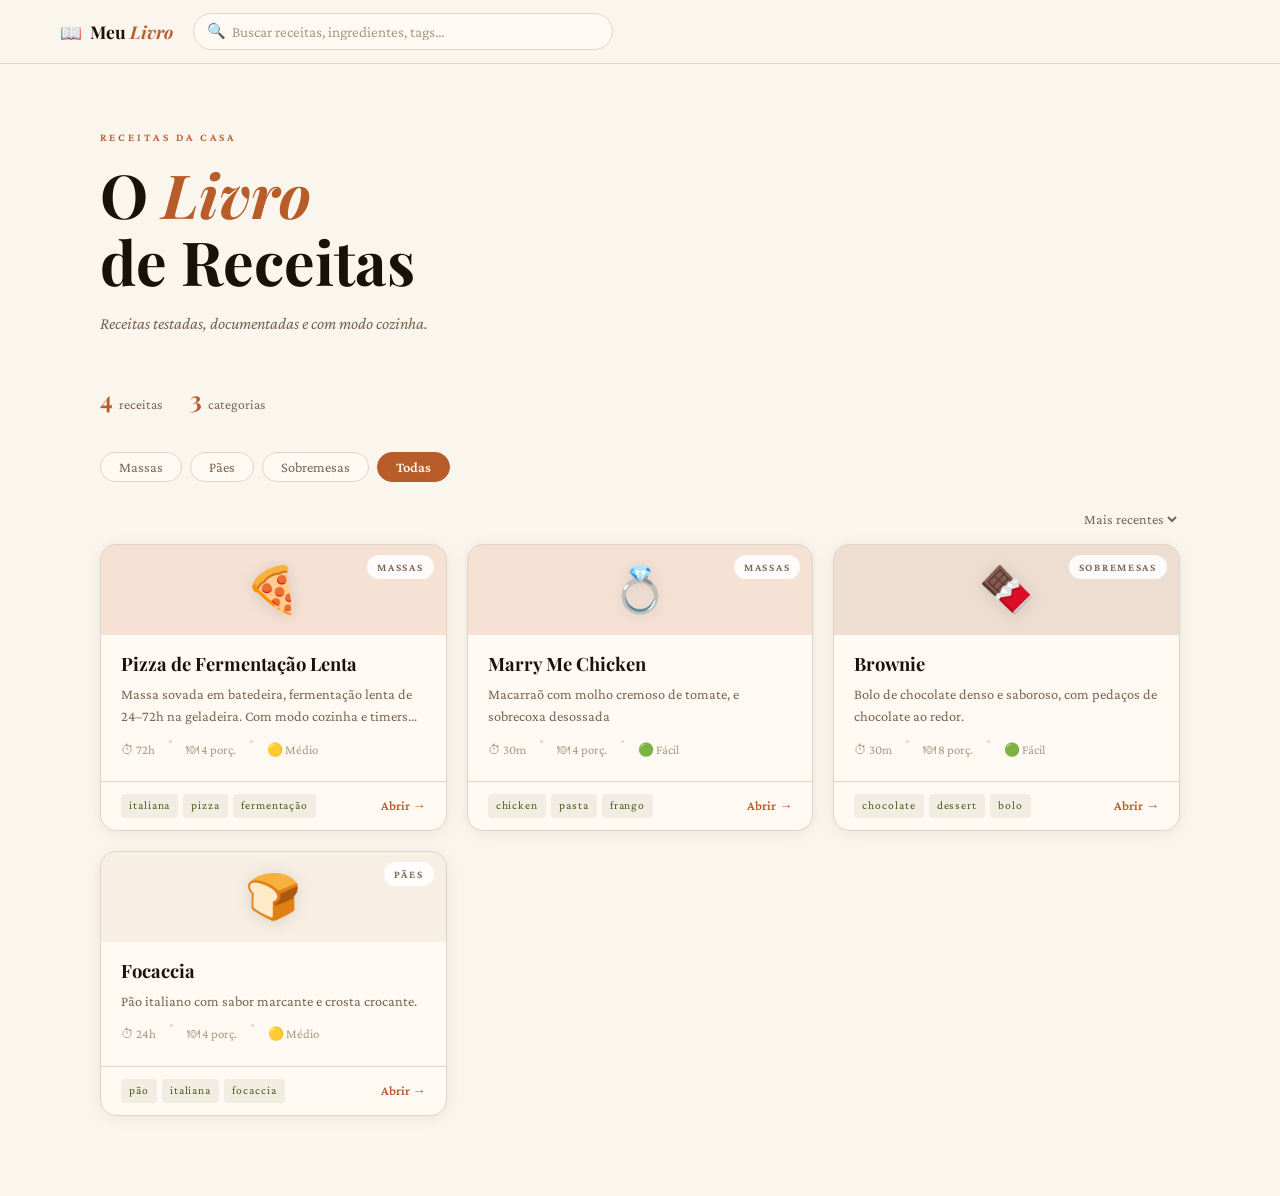
<file: index.html>
<!DOCTYPE html>
<html lang="pt-BR">
<head>
  <meta charset="UTF-8"/>
  <meta name="viewport" content="width=device-width, initial-scale=1.0"/>
  <title>Livro de Receitas</title>
  <link rel="preconnect" href="https://fonts.googleapis.com"/>
  <link href="https://fonts.googleapis.com/css2?family=Playfair+Display:ital,wght@0,400;0,600;0,700;1,400;1,600&family=Crimson+Pro:ital,wght@0,300;0,400;0,600;1,400&display=swap" rel="stylesheet"/>
  <link rel="stylesheet" href="./styles.css"/>
</head>
<body>

<!-- TOP BAR -->
<div class="topbar">
  <div class="topbar-title">📖 <span>Meu <em>Livro</em></span></div>
  <div class="search-wrap">
    <span class="search-icon">🔍</span>
    <input
      type="search"
      class="search-input"
      id="search"
      placeholder="Buscar receitas, ingredientes, tags…"
      autocomplete="off"
      oninput="handleSearch(this.value)"
    />
    <button class="search-clear" id="search-clear" onclick="clearSearch()" title="Limpar busca">✕</button>
  </div>
</div>

<!-- HERO -->
<div class="hero">
  <span class="hero-eyebrow">Receitas da Casa</span>
  <h1>O <em>Livro</em><br>de Receitas</h1>
  <p class="hero-sub">Receitas testadas, documentadas e com modo cozinha.</p>
</div>

<!-- STATS -->
<div class="stats-bar" id="stats-bar">
  <div class="stat"><span class="stat-num" id="stat-total">—</span><span class="stat-label">receitas</span></div>
  <div class="stat"><span class="stat-num" id="stat-cats">—</span><span class="stat-label">categorias</span></div>
</div>

<!-- FILTER PILLS -->
<div class="filters-wrap">
  <div class="filters" id="filters"></div>
</div>

<!-- GRID -->
<div class="grid-wrap">
  <div class="sort-bar">
    <span class="results-count" id="results-count"></span>
    <select class="sort-select" onchange="setSort(this.value)">
      <option value="newest">Mais recentes</option>
      <option value="alpha">A → Z</option>
      <option value="difficulty">Dificuldade</option>
    </select>
  </div>

  <div id="loading" class="loading">Carregando receitas…</div>
  <div id="recipe-grid" class="recipe-grid"></div>
  <div id="empty" class="empty">
    <div class="empty-icon">🍽</div>
    <div class="empty-title">Nenhuma receita encontrada</div>
    <div class="empty-sub">Tente outro termo ou categoria</div>
  </div>
</div>

<script>
let ALL = [];
let filtered = [];
let activeCategory = 'Todas';
let searchQuery = '';
let sortMode = 'newest';

const DIFF_ORDER = { 'Fácil':0, 'Médio':1, 'Difícil':2 };

// ── Fetch recipes ──
fetch('./recipes.json')
  .then(r => { if(!r.ok) throw new Error('recipes.json não encontrado'); return r.json(); })
  .then(data => {
    ALL = data;
    document.getElementById('loading').style.display = 'none';
    buildFilters();
    renderStats();
    applyFilters();
  })
  .catch(err => {
    document.getElementById('loading').innerHTML =
      '<span style="color:var(--muted)">⚠ ' + err.message +
      ' — abra pelo servidor (ex: Netlify Drop ou <code>python -m http.server</code>)</span>';
  });

// ── Filters ──
function buildFilters() {
  const cats = ['Todas', ...new Set(ALL.map(r => r.category).filter(Boolean))].sort((a,b) => a==='Todas'?-1:a.localeCompare(b,'pt'));
  const wrap = document.getElementById('filters');
  wrap.innerHTML = cats.map(c =>
    `<button class="filter-btn${c===activeCategory?' active':''}" onclick="setCategory('${c}')">${c}</button>`
  ).join('');
}

function setCategory(cat) {
  activeCategory = cat;
  document.querySelectorAll('.filter-btn').forEach(b => b.classList.toggle('active', b.textContent===cat));
  applyFilters();
}

// ── Search ──
function handleSearch(val) {
  searchQuery = val.trim().toLowerCase();
  document.getElementById('search-clear').classList.toggle('visible', val.length > 0);
  applyFilters();
}

function clearSearch() {
  document.getElementById('search').value = '';
  document.getElementById('search-clear').classList.remove('visible');
  searchQuery = '';
  applyFilters();
}

function matchSearch(r, q) {
  if (!q) return true;
  return (
    r.title?.toLowerCase().includes(q) ||
    r.description?.toLowerCase().includes(q) ||
    r.category?.toLowerCase().includes(q) ||
    r.tags?.some(t => t.toLowerCase().includes(q))
  );
}

function highlight(text, q) {
  if (!q || !text) return text;
  const re = new RegExp(`(${q.replace(/[.*+?^${}()|[\]\\]/g,'\\$&')})`, 'gi');
  return text.replace(re, '<mark>$1</mark>');
}

// ── Sort ──
function setSort(mode) { sortMode = mode; applyFilters(); }

function sortRecipes(arr) {
  return [...arr].sort((a,b) => {
    if (sortMode === 'alpha') return a.title.localeCompare(b.title,'pt');
    if (sortMode === 'difficulty') return (DIFF_ORDER[a.difficulty]??99) - (DIFF_ORDER[b.difficulty]??99);
    return new Date(b.added||0) - new Date(a.added||0);
  });
}

// ── Apply ──
function applyFilters() {
  filtered = ALL
    .filter(r => activeCategory === 'Todas' || r.category === activeCategory)
    .filter(r => matchSearch(r, searchQuery));
  filtered = sortRecipes(filtered);

  renderStats();
  renderCards();
}

function renderStats() {
  const cats = new Set(ALL.map(r => r.category).filter(Boolean));
  document.getElementById('stat-total').textContent = ALL.length;
  document.getElementById('stat-cats').textContent = cats.size;
  document.getElementById('results-count').textContent =
    searchQuery || activeCategory !== 'Todas'
      ? filtered.length + ' resultado' + (filtered.length !== 1 ? 's' : '')
      : '';
}

// ── Render cards ──
function renderCards() {
  const grid = document.getElementById('recipe-grid');
  const empty = document.getElementById('empty');
  empty.classList.toggle('visible', filtered.length === 0);
  grid.innerHTML = filtered.map(r => cardHTML(r)).join('');
}

function cardHTML(r) {
  const titleHL = highlight(r.title, searchQuery);
  const descHL  = highlight(r.description || '', searchQuery);
  const tags = (r.tags || []).slice(0,3).map(t =>
    `<span class="tag">${highlight(t, searchQuery)}</span>`
  ).join('');
  const accent = r.color || 'var(--terracotta)';

  return `
<a class="card" href="${r.file}" title="${r.title}">
  <div class="card-accent">
    <div class="card-accent-bg" style="background:${accent}"></div>
    <span class="card-emoji">${r.emoji || '🍽'}</span>
    ${r.category ? `<span class="card-category">${r.category}</span>` : ''}
  </div>
  <div class="card-body">
    <div class="card-title">${titleHL}</div>
    ${r.description ? `<div class="card-desc">${descHL}</div>` : ''}
    <div class="card-meta">
      ${r.time ? `<span class="card-meta-item">⏱ ${r.time}</span>` : ''}
      ${r.time && r.servings ? `<span class="card-meta-dot"></span>` : ''}
      ${r.servings ? `<span class="card-meta-item">🍽 ${r.servings} porç.</span>` : ''}
      ${(r.time || r.servings) && r.difficulty ? `<span class="card-meta-dot"></span>` : ''}
      ${r.difficulty ? `<span class="card-meta-item">${diffIcon(r.difficulty)} ${r.difficulty}</span>` : ''}
    </div>
  </div>
  <div class="card-footer">
    <div class="card-tags">${tags}</div>
    <span class="card-open">Abrir →</span>
  </div>
</a>`;
}

function diffIcon(d) {
  return d === 'Fácil' ? '🟢' : d === 'Médio' ? '🟡' : '🔴';
}
</script>
</body>
</html>
</file>
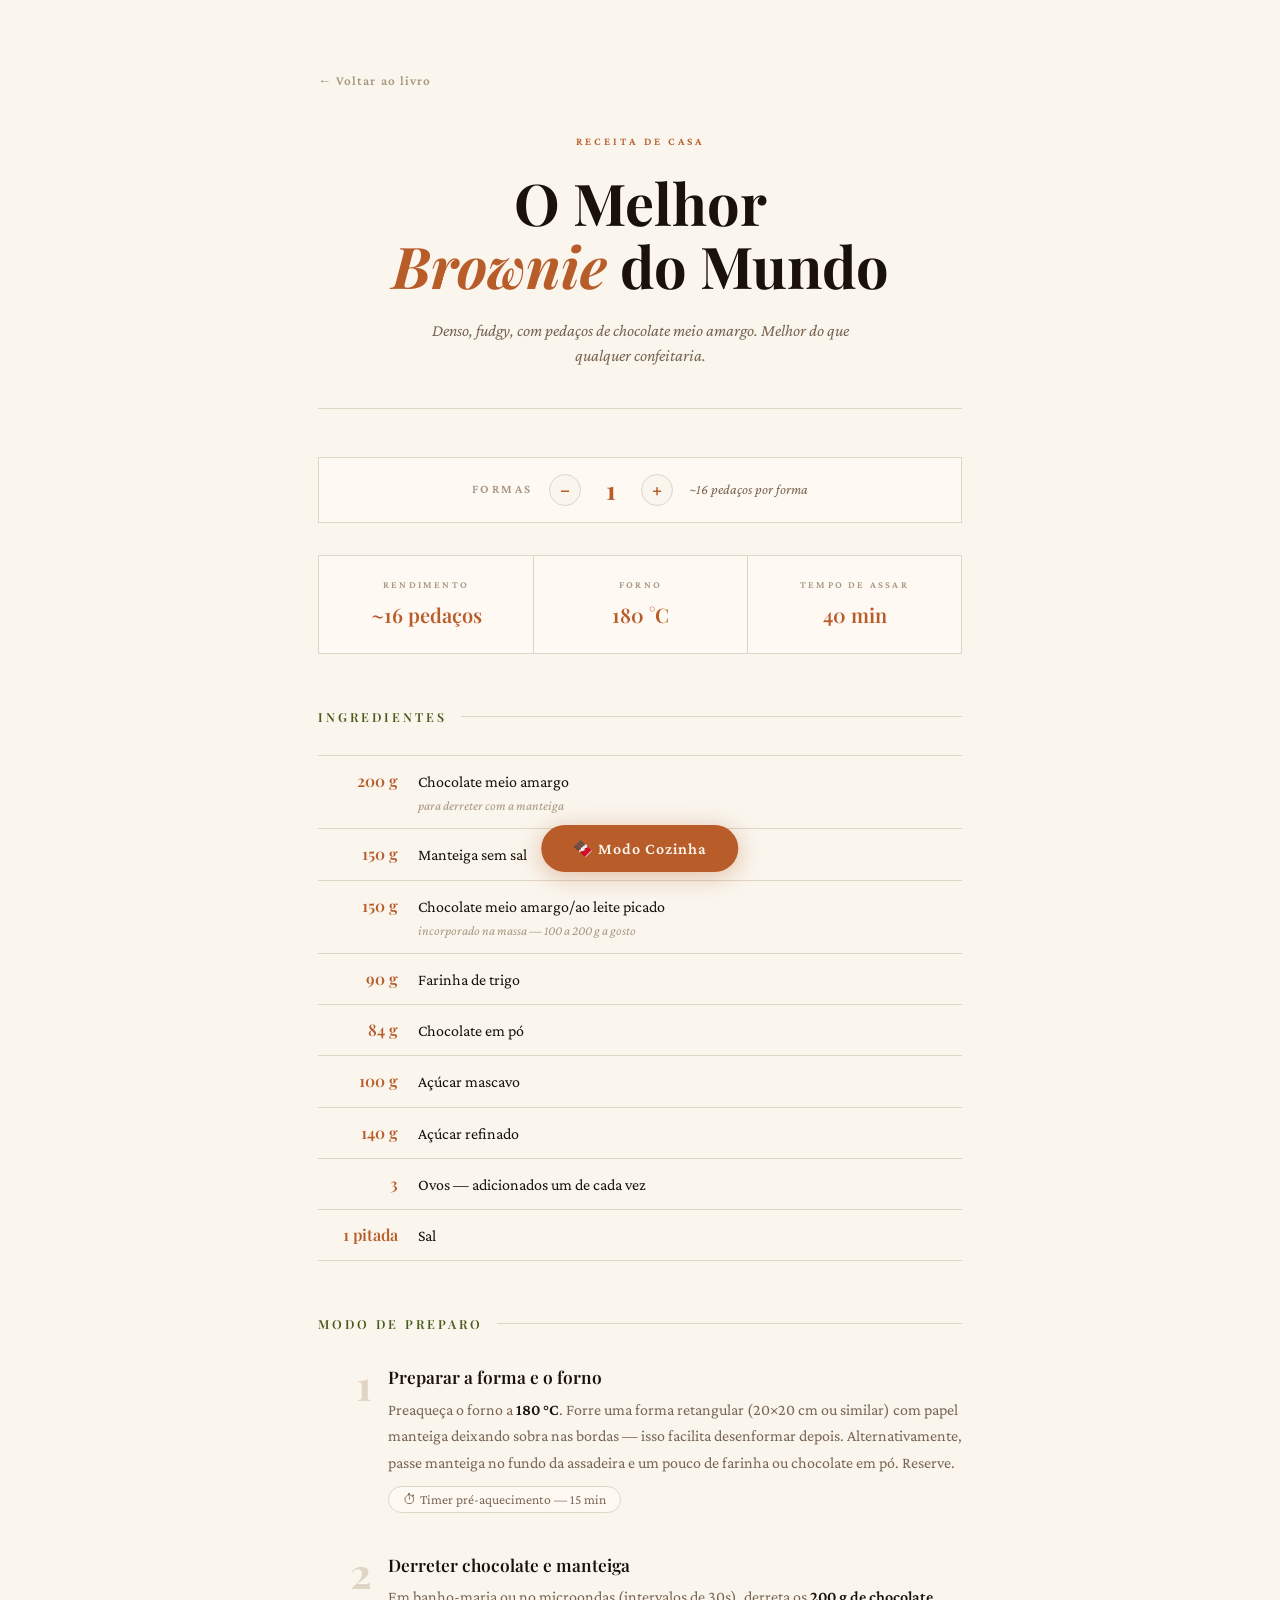
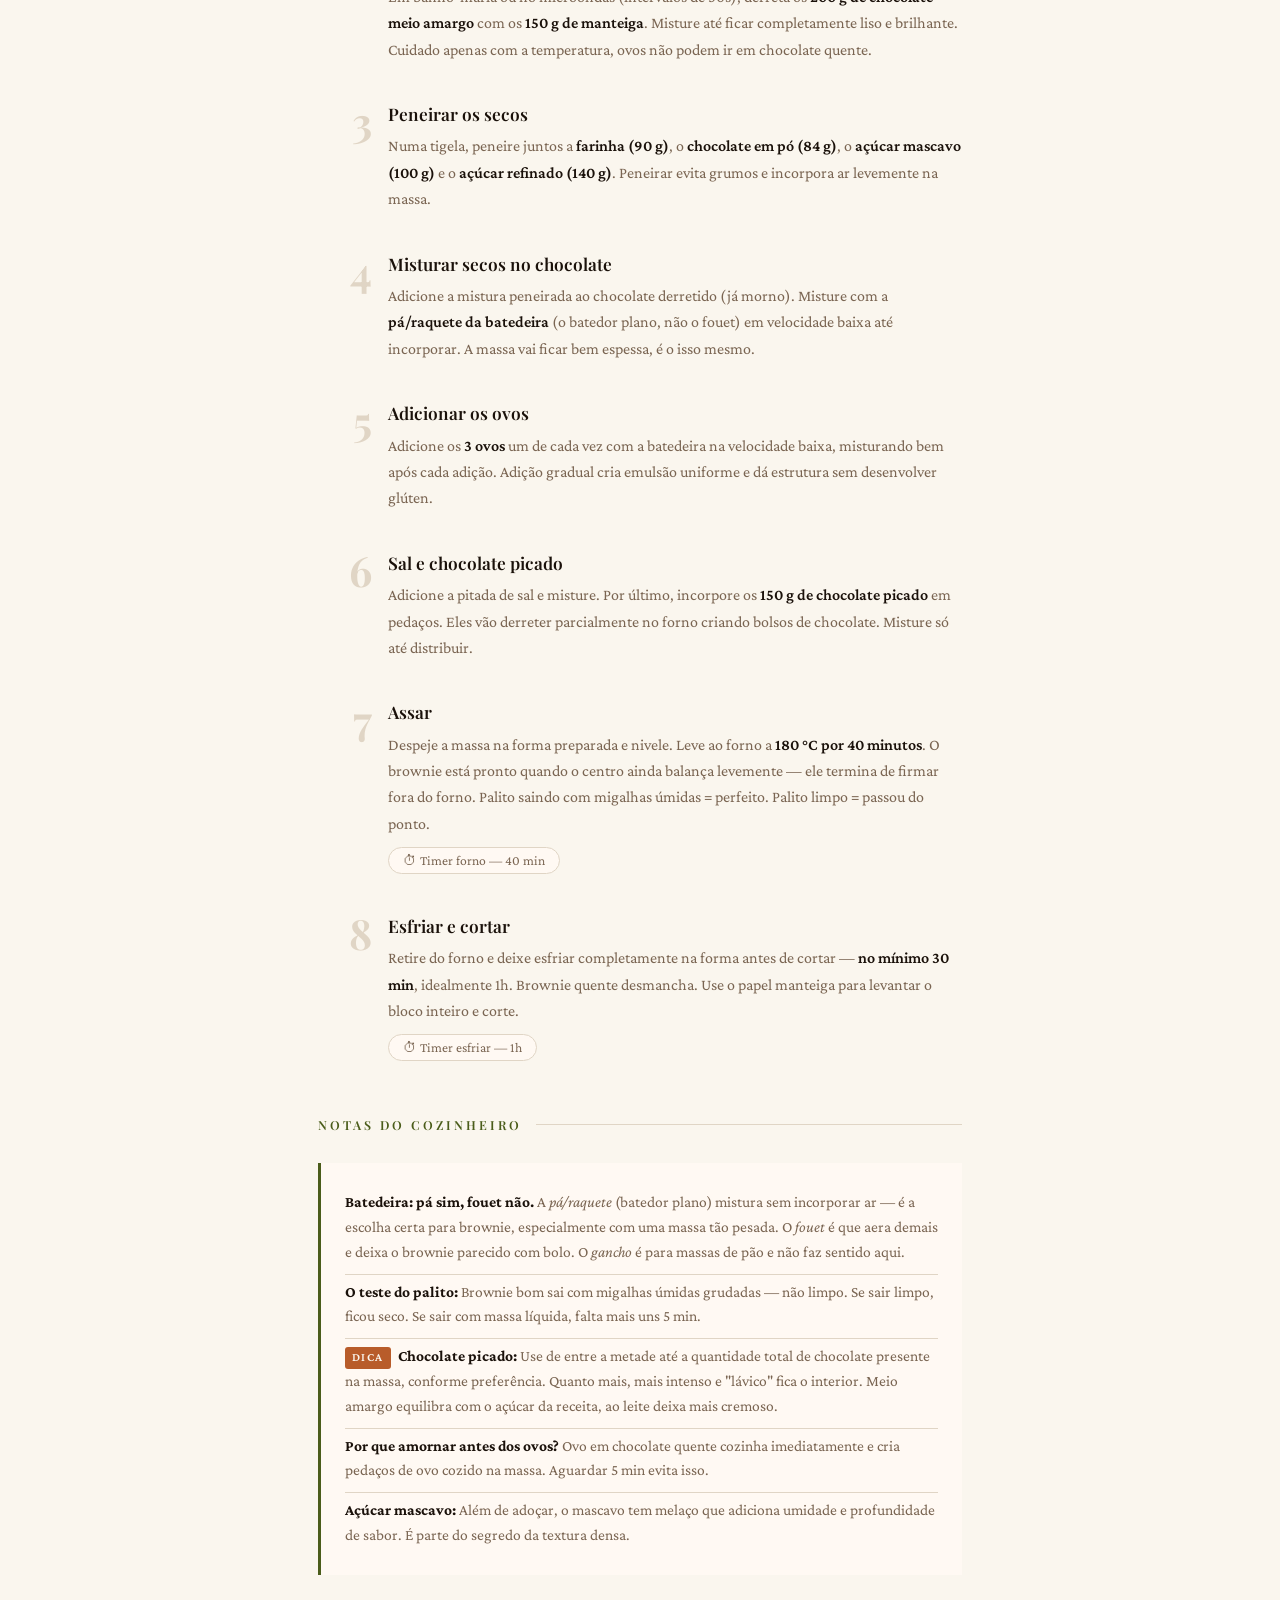
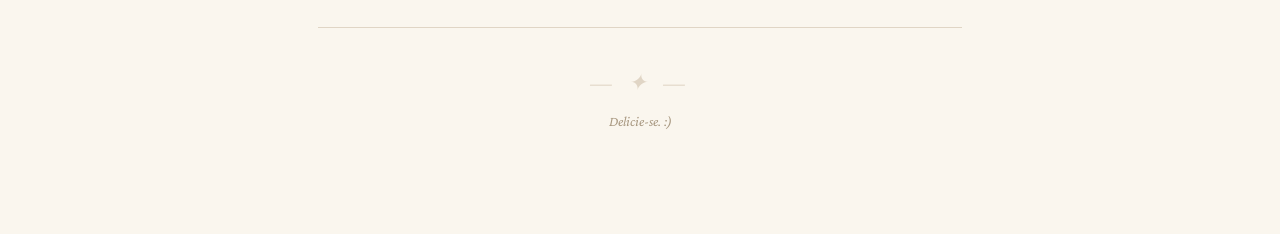
<file: brownie.html>
<!DOCTYPE html>
<html lang="pt-BR">
<head>
  <meta charset="UTF-8"/>
  <meta name="viewport" content="width=device-width, initial-scale=1.0, maximum-scale=1.0"/>
  <title>O Melhor Brownie do Mundo</title>
  <link rel="preconnect" href="https://fonts.googleapis.com"/>
  <link href="https://fonts.googleapis.com/css2?family=Playfair+Display:ital,wght@0,400;0,600;0,700;1,400&family=Crimson+Pro:ital,wght@0,300;0,400;0,600;1,400&display=swap" rel="stylesheet"/>
  <link rel="stylesheet" href="./styles.css"/>
</head>
<body>

<div class="recipe-container" id="recipe-view">

  <a class="back-link" href="./index.html">← Voltar ao livro</a>

  <header class="header">
    <span class="eyebrow">Receita de Casa</span>
    <h1>O Melhor<br><em>Brownie</em> do Mundo</h1>
    <p class="tagline">Denso, fudgy, com pedaços de chocolate meio amargo. Melhor do que qualquer confeitaria.</p>
  </header>

  <!-- SERVINGS -->
  <div class="servings-bar">
    <span class="srv-label">Formas</span>
    <button class="srv-btn" onclick="changeServings(-1)">−</button>
    <span class="srv-num" id="srv-display">1</span>
    <button class="srv-btn" onclick="changeServings(1)">+</button>
    <span class="srv-sub" id="srv-sub">~16 pedaços por forma</span>
  </div>

  <div class="meta-strip">
    <div class="meta-item"><span class="meta-label">Rendimento</span><span class="meta-value" id="meta-yield">~16 pedaços</span></div>
    <div class="meta-item"><span class="meta-label">Forno</span><span class="meta-value">180 °C</span></div>
    <div class="meta-item"><span class="meta-label">Tempo de assar</span><span class="meta-value">40 min</span></div>
  </div>

  <!-- INGREDIENTS -->
  <section class="ingredients-section">
    <h2>Ingredientes</h2>
    <div class="ingredient-row"><span class="amount" id="ing-choc-melt">200 g</span><span class="ing-name">Chocolate meio amargo<span class="ing-note">para derreter com a manteiga</span></span></div>
    <div class="ingredient-row"><span class="amount" id="ing-butter">150 g</span><span class="ing-name">Manteiga sem sal</span></div>
    <div class="ingredient-row"><span class="amount" id="ing-choc-pieces">150 g</span><span class="ing-name">Chocolate meio amargo/ao leite picado<span class="ing-note">incorporado na massa — 100 a 200 g a gosto</span></span></div>
    <div class="ingredient-row"><span class="amount" id="ing-flour">90 g</span><span class="ing-name">Farinha de trigo<span class="ing-note"></span></span></div>
    <div class="ingredient-row"><span class="amount" id="ing-cocoa">84 g</span><span class="ing-name">Chocolate em pó<span class="ing-note"></span></span></div>
    <div class="ingredient-row"><span class="amount" id="ing-brown">100 g</span><span class="ing-name">Açúcar mascavo<span class="ing-note"></span></span></div>
    <div class="ingredient-row"><span class="amount" id="ing-white">140 g</span><span class="ing-name">Açúcar refinado<span class="ing-note"></span></span></div>
    <div class="ingredient-row"><span class="amount" id="ing-eggs">3</span><span class="ing-name">Ovos — adicionados um de cada vez</span></div>
    <div class="ingredient-row"><span class="amount">1 pitada</span><span class="ing-name">Sal</span></div>
  </section>

  <!-- STEPS -->
  <section class="steps-section">
    <h2>Modo de Preparo</h2>

    <div class="step"><div class="step-num">1</div><div class="step-body">
      <h3>Preparar a forma e o forno</h3>
      <p>Preaqueça o forno a <strong>180 °C</strong>. Forre uma forma retangular (20×20 cm ou similar) com papel manteiga deixando sobra nas bordas — isso facilita desenformar depois. Alternativamente, passe manteiga no fundo da assadeira e um pouco de farinha ou chocolate em pó. Reserve.</p>
      <button class="timer-chip" onclick="startChip(this,15*60,'Pré-aquecer forno')">⏱ Timer pré-aquecimento — 15 min</button>
    </div></div>

    <div class="step"><div class="step-num">2</div><div class="step-body">
      <h3>Derreter chocolate e manteiga</h3>
      <p>Em banho-maria ou no microondas (intervalos de 30s), derreta os <strong id="step-choc-melt">200 g de chocolate meio amargo</strong> com os <strong id="step-butter">150 g de manteiga</strong>. Misture até ficar completamente liso e brilhante. Cuidado apenas com a temperatura, ovos não podem ir em chocolate quente.</p>
    </div></div>

    <div class="step"><div class="step-num">3</div><div class="step-body">
      <h3>Peneirar os secos</h3>
      <p>Numa tigela, peneire juntos a <strong id="step-flour">farinha (90 g)</strong>, o <strong id="step-cocoa">chocolate em pó (84 g)</strong>, o <strong id="step-brown">açúcar mascavo (100 g)</strong> e o <strong id="step-white">açúcar refinado (140 g)</strong>. Peneirar evita grumos e incorpora ar levemente na massa.</p>
    </div></div>

    <div class="step"><div class="step-num">4</div><div class="step-body">
      <h3>Misturar secos no chocolate</h3>
      <p>Adicione a mistura peneirada ao chocolate derretido (já morno). Misture com a <strong>pá/raquete da batedeira</strong> (o batedor plano, não o fouet) em velocidade baixa até incorporar. A massa vai ficar bem espessa, é o isso mesmo.</p>
    </div></div>

    <div class="step"><div class="step-num">5</div><div class="step-body">
      <h3>Adicionar os ovos</h3>
      <p>Adicione os <strong id="step-eggs">3 ovos</strong> um de cada vez com a batedeira na velocidade baixa, misturando bem após cada adição. Adição gradual cria emulsão uniforme e dá estrutura sem desenvolver glúten.</p>
    </div></div>

    <div class="step"><div class="step-num">6</div><div class="step-body">
      <h3>Sal e chocolate picado</h3>
      <p>Adicione a pitada de sal e misture. Por último, incorpore os <strong id="step-choc-pieces">150 g de chocolate picado</strong> em pedaços. Eles vão derreter parcialmente no forno criando bolsos de chocolate. Misture só até distribuir.</p>
    </div></div>

    <div class="step"><div class="step-num">7</div><div class="step-body">
      <h3>Assar</h3>
      <p>Despeje a massa na forma preparada e nivele. Leve ao forno a <strong>180 °C por 40 minutos</strong>. O brownie está pronto quando o centro ainda balança levemente — ele termina de firmar fora do forno. Palito saindo com migalhas úmidas = perfeito. Palito limpo = passou do ponto.</p>
      <button class="timer-chip" onclick="startChip(this,40*60,'Assar')">⏱ Timer forno — 40 min</button>
    </div></div>

    <div class="step"><div class="step-num">8</div><div class="step-body">
      <h3>Esfriar e cortar</h3>
      <p>Retire do forno e deixe esfriar completamente na forma antes de cortar — <strong>no mínimo 30 min</strong>, idealmente 1h. Brownie quente desmancha. Use o papel manteiga para levantar o bloco inteiro e corte.</p>
      <button class="timer-chip" onclick="startChip(this,60*60,'Esfriar')">⏱ Timer esfriar — 1h</button>
    </div></div>
  </section>

  <!-- NOTES -->
  <section class="notes-section">
    <h2>Notas do Cozinheiro</h2>
    <div class="notes-box">
      <div class="note-line">
        <strong>Batedeira: pá sim, fouet não.</strong> A <em>pá/raquete</em> (batedor plano) mistura sem incorporar ar — é a escolha certa para brownie, especialmente com uma massa tão pesada. O <em>fouet</em> é que aera demais e deixa o brownie parecido com bolo. O <em>gancho</em> é para massas de pão e não faz sentido aqui.
      </div>
      <div class="note-line">
        <strong>O teste do palito:</strong> Brownie bom sai com migalhas úmidas grudadas — não limpo. Se sair limpo, ficou seco. Se sair com massa líquida, falta mais uns 5 min.
      </div>
      <div class="note-line">
        <span class="note-highlight">Dica</span>
        <strong>Chocolate picado:</strong> Use de entre a metade até a quantidade total de chocolate presente na massa, conforme preferência. Quanto mais, mais intenso e "lávico" fica o interior. Meio amargo equilibra com o açúcar da receita, ao leite deixa mais cremoso.
      </div>
      <div class="note-line">
        <strong>Por que amornar antes dos ovos?</strong> Ovo em chocolate quente cozinha imediatamente e cria pedaços de ovo cozido na massa. Aguardar 5 min evita isso.
      </div>
      <div class="note-line">
        <strong>Açúcar mascavo:</strong> Além de adoçar, o mascavo tem melaço que adiciona umidade e profundidade de sabor. É parte do segredo da textura densa.
      </div>
    </div>
  </section>

  <footer class="recipe-footer">
    <span class="flour-deco">— ✦ —</span>
    Delicie-se. :)
  </footer>
</div>

<div class="cook-btn-wrap">
  <button class="cook-btn" onclick="enterCook()">🍫 Modo Cozinha</button>
</div>

<!-- ══ COOKING MODE ══ -->
<div id="cooking-mode">
  <div class="cm-topbar">
    <div class="cm-dots" id="cm-dots"></div>
    <span class="cm-progress-text" id="cm-prog">1 / 8</span>
    <button class="cm-close" onclick="exitCook()">✕</button>
  </div>
  <div class="cm-content" id="cm-content">
    <div class="cm-step-number" id="cm-num">01</div>
    <div class="cm-step-title"  id="cm-title"></div>
    <div class="cm-step-text"   id="cm-text"></div>
  </div>
  <div class="cm-timer-area" id="cm-timer">
    <div class="cm-ring-wrap">
      <svg class="cm-svg" viewBox="0 0 170 170">
        <circle class="ring-bg"   cx="85" cy="85" r="73.5"/>
        <circle class="ring-prog" id="cm-ring" cx="85" cy="85" r="73.5" stroke-dasharray="462" stroke-dashoffset="0"/>
      </svg>
      <div class="cm-time-overlay">
        <span class="cm-time-text"  id="cm-ttext">00:00</span>
        <span class="cm-time-label" id="cm-tlabel">restante</span>
      </div>
    </div>
    <div class="cm-timer-meta" id="cm-tmeta">termina às --:--</div>
    <div class="cm-timer-btns">
      <button class="cm-btn-ghost"   onclick="resetTimer()">↺ Reset</button>
      <button class="cm-btn-primary" id="cm-playbtn" onclick="toggleTimer()">▶ Iniciar</button>
    </div>
  </div>
  <div class="cm-finish" id="cm-finish">
    <div class="cm-finish-icon">🍫</div>
    <div class="cm-finish-title">Bom Proveito!</div>
    <div class="cm-finish-sub">Espere esfriar antes de cortar.<br>Vale a pena a paciência.</div>
    <button class="cm-btn-primary" style="margin-top:8px" onclick="exitCook()">Voltar à receita</button>
  </div>
  <div class="cm-nav" id="cm-nav">
    <button class="cm-nav-btn prev" id="cm-prev" onclick="goStep(-1)">
      <span class="cm-nav-label">← Anterior</span>
      <span id="cm-prev-lbl">—</span>
    </button>
    <button class="cm-nav-btn next" id="cm-next" onclick="goStep(1)">
      <span class="cm-nav-label">Próximo →</span>
      <span id="cm-next-lbl">—</span>
    </button>
  </div>
</div>

<script src="timers.js"></script>
<script>
const BASE = 1; // 1 forma
const INGS = {
  chocolateMelt:   { base: 200, unit: 'g',  el: 'ing-choc-melt'    },
  butter:          { base: 150, unit: 'g',  el: 'ing-butter'        },
  chocolatePieces: { base: 150, unit: 'g',  el: 'ing-choc-pieces'   },
  flour:           { base: 90,  unit: 'g',  el: 'ing-flour'         },
  cocoa:           { base: 84,  unit: 'g',  el: 'ing-cocoa'         },
  brownSugar:      { base: 100, unit: 'g',  el: 'ing-brown'         },
  whiteSugar:      { base: 140, unit: 'g',  el: 'ing-white'         },
};
const EGGS_BASE = 3;

let servings = 1;

function fmt(val, unit) {
  if (unit === 'g' || unit === 'ml') return Math.round(val) + ' ' + unit;
  return Math.round(val);
}

function changeServings(delta) {
  servings = Math.max(1, Math.min(10, servings + delta));
  const r = servings / BASE;

  document.getElementById('srv-display').textContent = servings;
  document.getElementById('srv-sub').textContent = '~' + (servings * 16) + ' pedaços no total';
  document.getElementById('meta-yield').textContent = '~' + (servings * 16) + ' pedaços';

  Object.entries(INGS).forEach(([, ing]) => {
    const el = document.getElementById(ing.el);
    el.style.opacity = '0.3';
    el.textContent = fmt(ing.base * r, ing.unit) + (ing.unit === 'g' ? ' g' : '');
    setTimeout(() => el.style.opacity = '1', 150);
  });

  const eggsEl = document.getElementById('ing-eggs');
  eggsEl.style.opacity = '0.3';
  eggsEl.textContent = Math.round(EGGS_BASE * r);
  setTimeout(() => eggsEl.style.opacity = '1', 150);

  // Update step texts
  const cm = fmt(200 * r, 'g');
  const bt = fmt(150 * r, 'g');
  const fl = fmt(90  * r, 'g');
  const cc = fmt(84  * r, 'g');
  const bs = fmt(100 * r, 'g');
  const ws = fmt(140 * r, 'g');
  const eg = Math.round(EGGS_BASE * r);
  const cp = fmt(150 * r, 'g');

  document.getElementById('step-choc-melt').textContent  = cm + ' g de chocolate meio amargo';
  document.getElementById('step-butter').textContent     = bt + ' g de manteiga';
  document.getElementById('step-flour').textContent      = 'farinha (' + fl + ' g)';
  document.getElementById('step-cocoa').textContent      = 'chocolate em pó (' + cc + ' g)';
  document.getElementById('step-brown').textContent      = 'açúcar mascavo (' + bs + ' g)';
  document.getElementById('step-white').textContent      = 'açúcar refinado (' + ws + ' g)';
  document.getElementById('step-eggs').textContent       = eg + (eg === 1 ? ' ovo' : ' ovos');
  document.getElementById('step-choc-pieces').textContent = cp + ' g de chocolate picado';
}

/* ══ AUDIO ══ */
function beep() {
  try {
    const ctx = new(window.AudioContext || window.webkitAudioContext)();
    [880, 1100, 880, 1100, 880].forEach((f, i) => {
      const o = ctx.createOscillator(), g = ctx.createGain();
      o.connect(g); g.connect(ctx.destination);
      o.type = 'sine'; o.frequency.value = f;
      const t = ctx.currentTime + i * .38;
      g.gain.setValueAtTime(0, t);
      g.gain.linearRampToValueAtTime(.4, t + .04);
      g.gain.exponentialRampToValueAtTime(.001, t + .32);
      o.start(t); o.stop(t + .35);
    });
  } catch(e) {}
}

/* ══ WAKE LOCK ══ */
let wl = null;
async function grabLock() { try { if ('wakeLock' in navigator) wl = await navigator.wakeLock.request('screen'); } catch(e) {} }
function dropLock() { if (wl) { wl.release(); wl = null; } }
document.addEventListener('visibilitychange', () => {
  if (document.visibilityState === 'visible' && document.getElementById('cooking-mode').classList.contains('active')) grabLock();
});

/* ══ COOK STEPS ══ */
function getCookSteps() {
  const r = servings / BASE;
  const cm = Math.round(200 * r) + ' g';
  const bt = Math.round(150 * r) + ' g';
  const fl = Math.round(90  * r) + ' g';
  const cc = Math.round(84  * r) + ' g';
  const bs = Math.round(100 * r) + ' g';
  const ws = Math.round(140 * r) + ' g';
  const eg = Math.round(EGGS_BASE * r);
  const cp = Math.round(150 * r) + ' g';

  return [
    { title: "Preparar a forma e o forno", timer: 15*60,
      text: `Preaqueça o forno a <strong>180 °C</strong>. Forre a forma com papel manteiga deixando sobra nas bordas, ou com manteiga e farinha/chocolate em pó. ${servings > 1 ? 'Prepare <strong>' + servings + ' formas</strong>.' : ''}` },
    { title: "Derreter chocolate e manteiga", timer: null,
      text: `Derreta <strong>${cm} de chocolate meio amargo</strong> com <strong>${bt} de manteiga</strong> em banho-maria ou microondas (30s por vez). Misture até liso. Cuidado apenas com a temperatura, ovos não podem ir em chocolate muito quente.` },
    { title: "Peneirar os secos", timer: null,
      text: `Peneire juntos: <strong>${fl} de farinha</strong>, <strong>${cc} de chocolate em pó</strong>, <strong>${bs} de açúcar mascavo</strong> e <strong>${ws} de açúcar refinado</strong>. Peneirar quebra grumos e distribui melhor.` },
    { title: "Misturar secos no chocolate", timer: null,
      text: `Adicione a mistura peneirada ao chocolate já morno. Use a <strong>pá/raquete</strong> da batedeira em velocidade baixa. A massa vai ficar bem espessa — é o certo.` },
    { title: "Adicionar os ovos", timer: null,
      text: `Adicione <strong>${eg} ${eg === 1 ? 'ovo' : 'ovos'}</strong>, um de cada vez, misturando bem após cada adição. Mistura gradual cria emulsão e dá estrutura sem desenvolver glúten.` },
    { title: "Sal e chocolate picado", timer: null,
      text: `Adicione uma <strong>pitada de sal</strong> e misture. Por último, incorpore os <strong>${cp} de chocolate picado</strong>. Misture só até distribuir — não exagere.` },
    { title: "Assar", timer: 40*60,
      text: `Despeje na forma e nivele. Forno a <strong>180 °C por 40 min</strong>. Pronto quando o centro ainda balança levemente. Palito com migalhas úmidas = perfeito.` },
    { title: "Esfriar e cortar", timer: 60*60,
      text: `Deixe esfriar na forma por <strong>pelo menos 1h</strong>. Use o papel manteiga para levantar.` },
  ];
}

let cur = 0;
function render(idx) {
  RecipeTimers.stopStepTimer({ clearStorage: false });
  const steps = getCookSteps();
  const done = idx >= steps.length;
  document.getElementById('cm-finish').classList.toggle('active', done);
  document.getElementById('cm-content').style.display = done ? 'none' : 'flex';
  document.getElementById('cm-timer').style.display = 'none';
  document.getElementById('cm-nav').style.display = done ? 'none' : 'grid';
  if (done) return;

  const s = steps[idx];
  document.getElementById('cm-prog').textContent = `${idx + 1} / ${steps.length}`;

  const dots = document.getElementById('cm-dots');
  dots.innerHTML = '';
  steps.forEach((_, i) => {
    const d = document.createElement('div');
    d.className = 'cm-dot' + (i < idx ? ' done' : i === idx ? ' active' : '');
    dots.appendChild(d);
  });

  document.getElementById('cm-num').textContent = String(idx + 1).padStart(2, '0');
  document.getElementById('cm-title').textContent = s.title;
  document.getElementById('cm-text').innerHTML = s.text;

  if (s.timer) {
    RecipeTimers.prepareStepTimer(s.timer, idx);
    document.getElementById('cm-timer').style.display = 'flex';
  }

  document.getElementById('cm-prev').disabled = idx === 0;
  document.getElementById('cm-prev-lbl').textContent = idx > 0 ? steps[idx - 1].title : '—';
  document.getElementById('cm-next-lbl').textContent = idx < steps.length - 1 ? steps[idx + 1].title : 'Finalizar';
  document.getElementById('cm-content').scrollTop = 0;
}

function goStep(d) { RecipeTimers.clearStepTimer(); cur = Math.max(0, cur + d); render(cur); }
function enterCook() { const savedStep = RecipeTimers.getSavedStep(); cur = savedStep === null ? 0 : savedStep; document.getElementById('cooking-mode').classList.add('active'); render(cur); grabLock(); document.body.style.overflow = 'hidden'; }
function exitCook() { RecipeTimers.clearStepTimer(); document.getElementById('cooking-mode').classList.remove('active'); dropLock(); document.body.style.overflow = ''; }
</script>
</body>
</html>
</file>
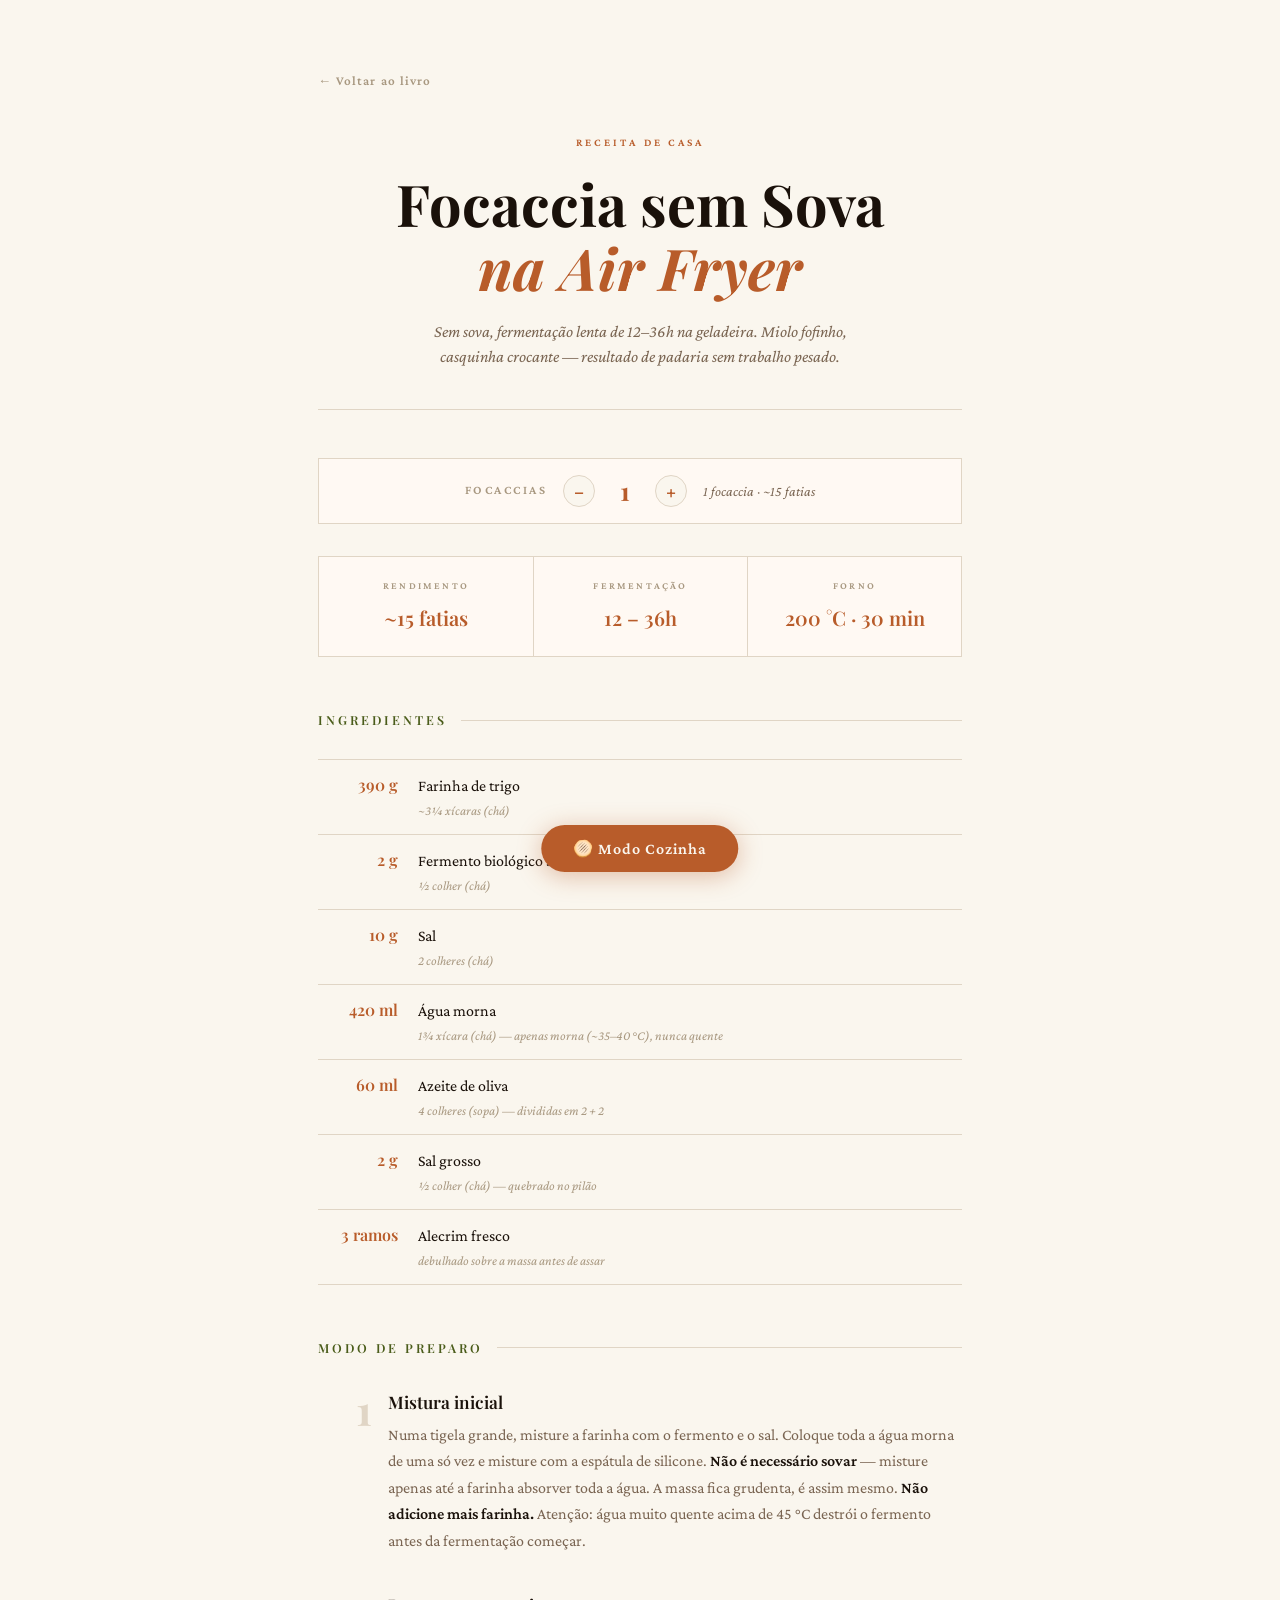
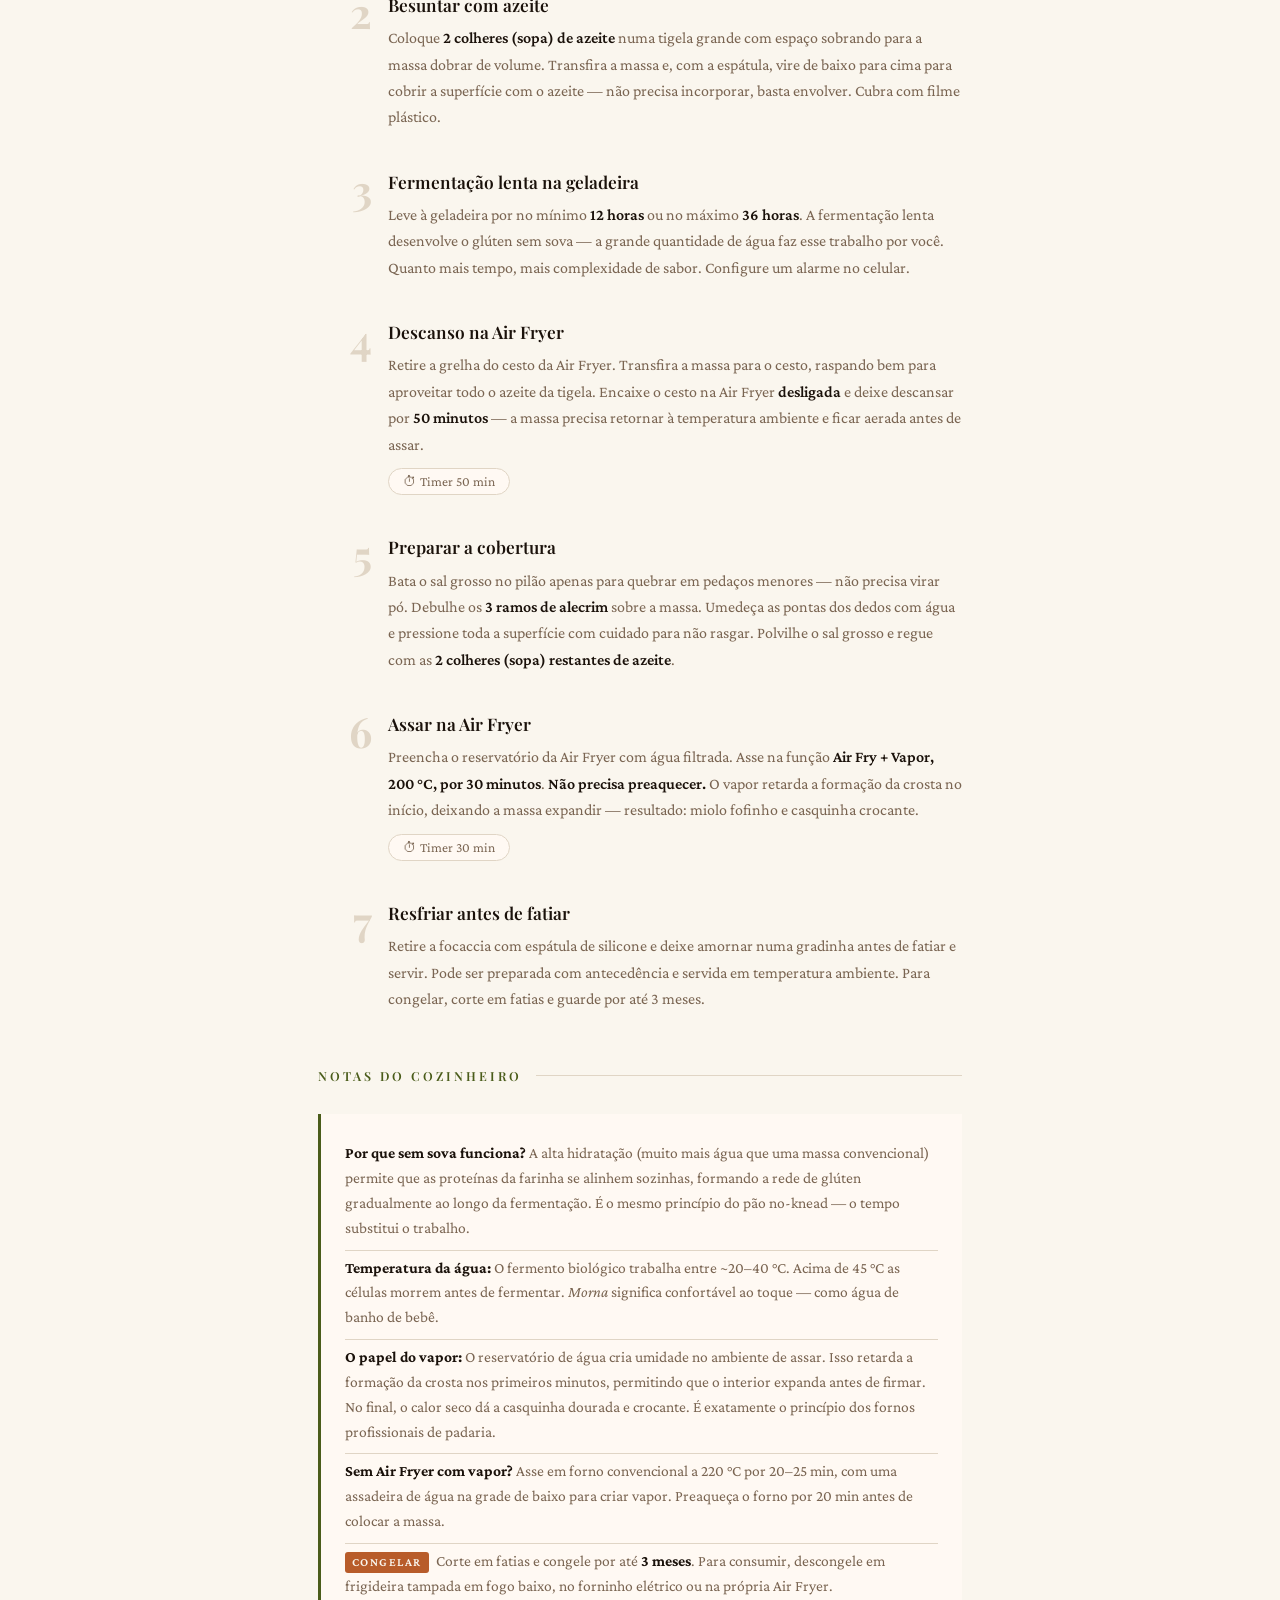
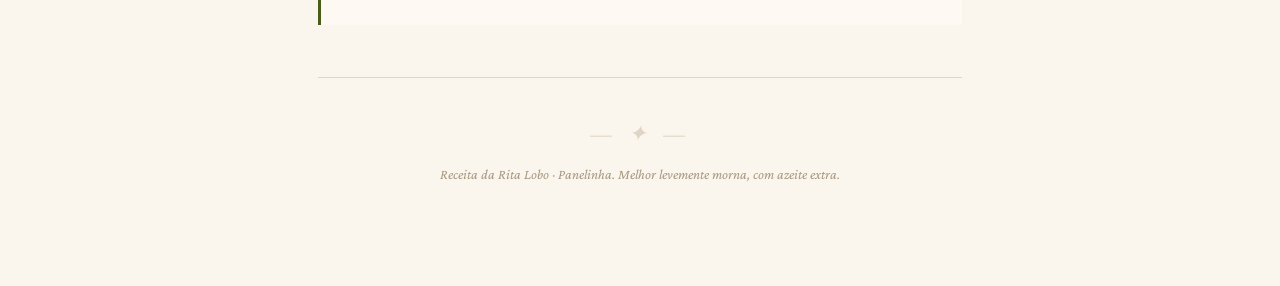
<file: focaccia.html>
<!DOCTYPE html>
<html lang="pt-BR">
<head>
  <meta charset="UTF-8"/>
  <meta name="viewport" content="width=device-width, initial-scale=1.0, maximum-scale=1.0"/>
  <title>Focaccia sem Sova na Air Fryer</title>
  <link rel="preconnect" href="https://fonts.googleapis.com"/>
  <link href="https://fonts.googleapis.com/css2?family=Playfair+Display:ital,wght@0,400;0,600;0,700;1,400&family=Crimson+Pro:ital,wght@0,300;0,400;0,600;1,400&display=swap" rel="stylesheet"/>
  <link rel="stylesheet" href="./styles.css"/>
</head>
<body class="recipe-page">

<div class="recipe-container" id="recipe-view">

  <a href="./index.html" class="back-link">← Voltar ao livro</a>

  <header class="header">
    <span class="eyebrow">Receita de Casa</span>
    <h1>Focaccia sem Sova<br><em>na Air Fryer</em></h1>
    <p class="tagline">Sem sova, fermentação lenta de 12–36h na geladeira. Miolo fofinho, casquinha crocante — resultado de padaria sem trabalho pesado.</p>
  </header>

  <!-- SERVINGS CONTROL -->
  <div class="servings-bar">
    <span class="srv-label">Focaccias</span>
    <button class="srv-btn" onclick="changeServings(-1)">−</button>
    <span class="srv-num" id="srv-display">1</span>
    <button class="srv-btn" onclick="changeServings(1)">+</button>
    <span class="srv-sub" id="srv-sub">1 focaccia · ~15 fatias</span>
  </div>

  <div class="meta-strip">
    <div class="meta-item"><span class="meta-label">Rendimento</span><span class="meta-value" id="meta-yield">~15 fatias</span></div>
    <div class="meta-item"><span class="meta-label">Fermentação</span><span class="meta-value">12 – 36h</span></div>
    <div class="meta-item"><span class="meta-label">Forno</span><span class="meta-value">200 °C · 30 min</span></div>
  </div>

  <section class="ingredients-section">
    <h2>Ingredientes</h2>
    <div class="ingredient-row">
      <span class="amount" id="ing-flour">390 g</span>
      <span class="ing-name">Farinha de trigo<span class="ing-note">~3¼ xícaras (chá)</span></span>
    </div>
    <div class="ingredient-row">
      <span class="amount" id="ing-yeast">2 g</span>
      <span class="ing-name">Fermento biológico seco<span class="ing-note">½ colher (chá)</span></span>
    </div>
    <div class="ingredient-row">
      <span class="amount" id="ing-salt">10 g</span>
      <span class="ing-name">Sal<span class="ing-note">2 colheres (chá)</span></span>
    </div>
    <div class="ingredient-row">
      <span class="amount" id="ing-water">420 ml</span>
      <span class="ing-name">Água morna<span class="ing-note">1¾ xícara (chá) — apenas morna (~35–40 °C), nunca quente</span></span>
    </div>
    <div class="ingredient-row">
      <span class="amount" id="ing-oil">60 ml</span>
      <span class="ing-name">Azeite de oliva<span class="ing-note">4 colheres (sopa) — divididas em 2 + 2</span></span>
    </div>
    <div class="ingredient-row">
      <span class="amount" id="ing-coarse">2 g</span>
      <span class="ing-name">Sal grosso<span class="ing-note">½ colher (chá) — quebrado no pilão</span></span>
    </div>
    <div class="ingredient-row">
      <span class="amount" id="ing-rosemary">3 ramos</span>
      <span class="ing-name">Alecrim fresco<span class="ing-note">debulhado sobre a massa antes de assar</span></span>
    </div>
  </section>

  <section class="steps-section">
    <h2>Modo de Preparo</h2>

    <div class="step"><div class="step-num">1</div><div class="step-body">
      <h3>Mistura inicial</h3>
      <p>Numa tigela grande, misture a farinha com o fermento e o sal. Coloque toda a água morna de uma só vez e misture com a espátula de silicone. <strong>Não é necessário sovar</strong> — misture apenas até a farinha absorver toda a água. A massa fica grudenta, é assim mesmo. <strong>Não adicione mais farinha.</strong> Atenção: água muito quente acima de 45 °C destrói o fermento antes da fermentação começar.</p>
    </div></div>

    <div class="step"><div class="step-num">2</div><div class="step-body">
      <h3>Besuntar com azeite</h3>
      <p id="step-oil">Coloque <strong>2 colheres (sopa) de azeite</strong> numa tigela grande com espaço sobrando para a massa dobrar de volume. Transfira a massa e, com a espátula, vire de baixo para cima para cobrir a superfície com o azeite — não precisa incorporar, basta envolver. Cubra com filme plástico.</p>
    </div></div>

    <div class="step"><div class="step-num">3</div><div class="step-body">
      <h3>Fermentação lenta na geladeira</h3>
      <p>Leve à geladeira por no mínimo <strong>12 horas</strong> ou no máximo <strong>36 horas</strong>. A fermentação lenta desenvolve o glúten sem sova — a grande quantidade de água faz esse trabalho por você. Quanto mais tempo, mais complexidade de sabor. Configure um alarme no celular.</p>
    </div></div>

    <div class="step"><div class="step-num">4</div><div class="step-body">
      <h3>Descanso na Air Fryer</h3>
      <p>Retire a grelha do cesto da Air Fryer. Transfira a massa para o cesto, raspando bem para aproveitar todo o azeite da tigela. Encaixe o cesto na Air Fryer <strong>desligada</strong> e deixe descansar por <strong>50 minutos</strong> — a massa precisa retornar à temperatura ambiente e ficar aerada antes de assar.</p>
      <button class="timer-chip" onclick="startChip(this,50*60,'Descanso')">⏱ Timer 50 min</button>
    </div></div>

    <div class="step"><div class="step-num">5</div><div class="step-body">
      <h3>Preparar a cobertura</h3>
      <p id="step-topping">Bata o sal grosso no pilão apenas para quebrar em pedaços menores — não precisa virar pó. Debulhe os <strong>3 ramos de alecrim</strong> sobre a massa. Umedeça as pontas dos dedos com água e pressione toda a superfície com cuidado para não rasgar. Polvilhe o sal grosso e regue com as <strong>2 colheres (sopa) restantes de azeite</strong>.</p>
    </div></div>

    <div class="step"><div class="step-num">6</div><div class="step-body">
      <h3>Assar na Air Fryer</h3>
      <p>Preencha o reservatório da Air Fryer com água filtrada. Asse na função <strong>Air Fry + Vapor, 200 °C, por 30 minutos</strong>. <strong>Não precisa preaquecer.</strong> O vapor retarda a formação da crosta no início, deixando a massa expandir — resultado: miolo fofinho e casquinha crocante.</p>
      <button class="timer-chip" onclick="startChip(this,30*60,'Assar')">⏱ Timer 30 min</button>
    </div></div>

    <div class="step"><div class="step-num">7</div><div class="step-body">
      <h3>Resfriar antes de fatiar</h3>
      <p>Retire a focaccia com espátula de silicone e deixe amornar numa gradinha antes de fatiar e servir. Pode ser preparada com antecedência e servida em temperatura ambiente. Para congelar, corte em fatias e guarde por até 3 meses.</p>
    </div></div>
  </section>

  <section class="notes-section">
    <h2>Notas do Cozinheiro</h2>
    <div class="notes-box">
      <div class="note-line">
        <strong>Por que sem sova funciona?</strong> A alta hidratação (muito mais água que uma massa convencional) permite que as proteínas da farinha se alinhem sozinhas, formando a rede de glúten gradualmente ao longo da fermentação. É o mesmo princípio do pão no-knead — o tempo substitui o trabalho.
      </div>
      <div class="note-line">
        <strong>Temperatura da água:</strong> O fermento biológico trabalha entre ~20–40 °C. Acima de 45 °C as células morrem antes de fermentar. <em>Morna</em> significa confortável ao toque — como água de banho de bebê.
      </div>
      <div class="note-line">
        <strong>O papel do vapor:</strong> O reservatório de água cria umidade no ambiente de assar. Isso retarda a formação da crosta nos primeiros minutos, permitindo que o interior expanda antes de firmar. No final, o calor seco dá a casquinha dourada e crocante. É exatamente o princípio dos fornos profissionais de padaria.
      </div>
      <div class="note-line">
        <strong>Sem Air Fryer com vapor?</strong> Asse em forno convencional a 220 °C por 20–25 min, com uma assadeira de água na grade de baixo para criar vapor. Preaqueça o forno por 20 min antes de colocar a massa.
      </div>
      <div class="note-line">
        <span class="note-highlight">Congelar</span>
        Corte em fatias e congele por até <strong>3 meses</strong>. Para consumir, descongele em frigideira tampada em fogo baixo, no forninho elétrico ou na própria Air Fryer.
      </div>
    </div>
  </section>

  <footer class="recipe-footer">
    <span class="flour-deco">— ✦ —</span>
    Receita da Rita Lobo · Panelinha. Melhor levemente morna, com azeite extra.
  </footer>
</div>

<div class="cook-btn-wrap">
  <button class="cook-btn" onclick="enterCook()">🫓 Modo Cozinha</button>
</div>

<!-- ══ COOKING MODE ══ -->
<div id="cooking-mode">
  <div class="cm-topbar">
    <div class="cm-dots" id="cm-dots"></div>
    <span class="cm-progress-text" id="cm-prog">1 / 7</span>
    <button class="cm-close" onclick="exitCook()">✕</button>
  </div>
  <div class="cm-content" id="cm-content">
    <div class="cm-step-number" id="cm-num">01</div>
    <div class="cm-step-title"  id="cm-title"></div>
    <div class="cm-step-text"   id="cm-text"></div>
  </div>
  <div class="cm-timer-area" id="cm-timer">
    <div class="cm-ring-wrap">
      <svg class="cm-svg" viewBox="0 0 170 170">
        <circle class="ring-bg"   cx="85" cy="85" r="73.5"/>
        <circle class="ring-prog" id="cm-ring" cx="85" cy="85" r="73.5" stroke-dasharray="462" stroke-dashoffset="0"/>
      </svg>
      <div class="cm-time-overlay">
        <span class="cm-time-text"  id="cm-ttext">00:00</span>
        <span class="cm-time-label" id="cm-tlabel">restante</span>
      </div>
    </div>
    <div class="cm-timer-meta" id="cm-tmeta">termina às --:--</div>
    <div class="cm-timer-btns">
      <button class="cm-btn-ghost"   onclick="resetTimer()">↺ Reset</button>
      <button class="cm-btn-primary" id="cm-playbtn" onclick="toggleTimer()">▶ Iniciar</button>
    </div>
  </div>
  <div class="cm-finish" id="cm-finish">
    <div class="cm-finish-icon">🫓</div>
    <div class="cm-finish-title">Boa Focaccia!</div>
    <div class="cm-finish-sub">Todos os passos concluídos.<br>Deixe amornar antes de fatiar.</div>
    <button class="cm-btn-primary" style="margin-top:8px" onclick="exitCook()">Voltar à receita</button>
  </div>
  <div class="cm-nav" id="cm-nav">
    <button class="cm-nav-btn prev" id="cm-prev" onclick="goStep(-1)">
      <span class="cm-nav-label">← Anterior</span>
      <span id="cm-prev-lbl">—</span>
    </button>
    <button class="cm-nav-btn next" id="cm-next" onclick="goStep(1)">
      <span class="cm-nav-label">Próximo →</span>
      <span id="cm-next-lbl">—</span>
    </button>
  </div>
</div>

<script src="timers.js"></script>
<script>
/* ══ BASE RECIPE (1 focaccia = ~15 fatias) ══ */
const BASE = 1;
const INGS = {
  flour:  { base: 390, unit: 'g',  el: 'ing-flour'  },
  yeast:  { base: 2,   unit: 'g',  el: 'ing-yeast'  },
  salt:   { base: 10,  unit: 'g',  el: 'ing-salt'   },
  water:  { base: 420, unit: 'ml', el: 'ing-water'  },
  oil:    { base: 60,  unit: 'ml', el: 'ing-oil'    },
  coarse: { base: 2,   unit: 'g',  el: 'ing-coarse' },
};

let servings = 1;

function fmt_ing(val, unit) {
  if (val < 2) return val.toFixed(1).replace('.0', '') + ' ' + unit;
  return Math.round(val) + ' ' + unit;
}

function changeServings(delta) {
  servings = Math.max(1, Math.min(10, servings + delta));
  const ratio = servings / BASE;

  document.getElementById('srv-display').textContent = servings;
  document.getElementById('srv-sub').textContent =
    servings + ' focaccia' + (servings > 1 ? 's' : '') + ' · ~' + (servings * 15) + ' fatias';
  document.getElementById('meta-yield').textContent =
    '~' + (servings * 15) + ' fatias';

  // Ingredientes com flash
  Object.values(INGS).forEach(ing => {
    const el = document.getElementById(ing.el);
    el.style.opacity = '0.3';
    el.textContent = fmt_ing(ing.base * ratio, ing.unit);
    setTimeout(() => el.style.opacity = '1', 150);
  });

  // Alecrim (escala por ramos inteiros)
  const rEl = document.getElementById('ing-rosemary');
  rEl.style.opacity = '0.3';
  rEl.textContent = (servings * 3) + ' ramos';
  setTimeout(() => rEl.style.opacity = '1', 150);

  // Atualiza texto do passo 2 (metade do azeite vai para a tigela)
  const oil1 = fmt_ing(30 * ratio, 'ml');
  document.getElementById('step-oil').innerHTML =
    'Coloque <strong>' + oil1 + ' de azeite</strong> numa tigela grande com espaço sobrando para a massa dobrar de volume. Transfira a massa e, com a espátula, vire de baixo para cima para cobrir a superfície com o azeite — não precisa incorporar, basta envolver. Cubra com filme plástico.';

  // Atualiza texto do passo 5 (outra metade do azeite na cobertura)
  const oil2 = fmt_ing(30 * ratio, 'ml');
  const ros = (servings * 3) + ' ramos';
  document.getElementById('step-topping').innerHTML =
    'Bata o sal grosso no pilão apenas para quebrar em pedaços menores — não precisa virar pó. Debulhe <strong>' + ros + ' de alecrim</strong> sobre a massa. Umedeça as pontas dos dedos com água e pressione toda a superfície com cuidado para não rasgar. Polvilhe o sal grosso e regue com <strong>' + oil2 + ' de azeite</strong>.';
}

/* ══ AUDIO — timers.js chama window.beep() ══ */
function beep() {
  try {
    const ctx = new(window.AudioContext || window.webkitAudioContext)();
    [880, 1100, 880, 1100, 880].forEach((f, i) => {
      const o = ctx.createOscillator(), g = ctx.createGain();
      o.connect(g); g.connect(ctx.destination);
      o.type = 'sine'; o.frequency.value = f;
      const t = ctx.currentTime + i * .38;
      g.gain.setValueAtTime(0, t);
      g.gain.linearRampToValueAtTime(.4, t + .04);
      g.gain.exponentialRampToValueAtTime(.001, t + .32);
      o.start(t); o.stop(t + .35);
    });
  } catch(e) {}
}

/* ══ WAKE LOCK ══ */
let wl = null;
async function grabLock() { try { if ('wakeLock' in navigator) wl = await navigator.wakeLock.request('screen'); } catch(e) {} }
function dropLock() { if (wl) { wl.release(); wl = null; } }
document.addEventListener('visibilitychange', () => {
  if (document.visibilityState === 'visible' && document.getElementById('cooking-mode').classList.contains('active')) grabLock();
});

/* ══ COOKING MODE STEPS ══ */
function getCookSteps() {
  const ratio = servings / BASE;
  const flour  = fmt_ing(390 * ratio, 'g');
  const yeast  = fmt_ing(2   * ratio, 'g');
  const salt   = fmt_ing(10  * ratio, 'g');
  const water  = fmt_ing(420 * ratio, 'ml');
  const oil1   = fmt_ing(30  * ratio, 'ml');
  const oil2   = fmt_ing(30  * ratio, 'ml');
  const ros    = (servings * 3) + ' ramos';

  return [
    {
      title: "Mistura inicial",
      timer: null,
      text: `Misture <strong>${flour} de farinha</strong>, <strong>${yeast} de fermento</strong> e <strong>${salt} de sal</strong> numa tigela grande. Adicione <strong>${water} de água morna</strong> de uma só vez e misture com a espátula. <strong>Não é preciso sovar.</strong> A massa fica grudenta — não adicione mais farinha.`
    },
    {
      title: "Besuntar com azeite",
      timer: null,
      text: `Coloque <strong>${oil1} de azeite</strong> numa tigela grande com espaço para a massa crescer. Transfira a massa e vire com a espátula para cobrir a superfície. Cubra com filme plástico e leve à geladeira.`
    },
    {
      title: "Fermentação na geladeira",
      timer: null,
      text: `Deixe na geladeira por no mínimo <strong>12 horas</strong> ou no máximo <strong>36 horas</strong>. A fermentação lenta desenvolve o glúten sem sova. <strong>Configure um alarme</strong> para retomar no momento certo.`
    },
    {
      title: "Descanso na Air Fryer",
      timer: 50 * 60,
      text: `Retire a grelha do cesto. Transfira a massa para o cesto raspando todo o azeite da tigela. Encaixe o cesto na Air Fryer <strong>desligada</strong> e deixe descansar <strong>50 minutos</strong> em temperatura ambiente.`
    },
    {
      title: "Preparar a cobertura",
      timer: null,
      text: `Bata o sal grosso no pilão (não vira pó). Debulhe <strong>${ros} de alecrim</strong> sobre a massa. Umedeça os dedos com água e pressione toda a superfície com cuidado para não rasgar. Polvilhe o sal grosso e regue com <strong>${oil2} de azeite</strong>.`
    },
    {
      title: "Assar na Air Fryer",
      timer: 30 * 60,
      text: `Preencha o reservatório com água filtrada. Asse em <strong>Air Fry + Vapor, 200 °C, por 30 minutos</strong>. <strong>Não precisa preaquecer.</strong> O vapor garante miolo fofinho e casquinha crocante.`
    },
    {
      title: "Resfriar e servir",
      timer: null,
      text: `Retire com espátula de silicone e deixe amornar numa gradinha antes de fatiar. Sirva com azeite extra. Para congelar, corte em fatias e guarde por até 3 meses.`
    },
  ];
}

let cur = 0;
function render(idx) {
  RecipeTimers.stopStepTimer({ clearStorage: false });
  const steps = getCookSteps();
  const done = idx >= steps.length;

  document.getElementById('cm-finish').classList.toggle('active', done);
  document.getElementById('cm-content').style.display = done ? 'none' : 'flex';
  document.getElementById('cm-timer').style.display = 'none';
  document.getElementById('cm-nav').style.display = done ? 'none' : 'grid';
  if (done) return;

  const s = steps[idx];
  document.getElementById('cm-prog').textContent = `${idx + 1} / ${steps.length}`;

  const dots = document.getElementById('cm-dots');
  dots.innerHTML = '';
  steps.forEach((_, i) => {
    const d = document.createElement('div');
    d.className = 'cm-dot' + (i < idx ? ' done' : i === idx ? ' active' : '');
    dots.appendChild(d);
  });

  document.getElementById('cm-num').textContent = String(idx + 1).padStart(2, '0');
  document.getElementById('cm-title').textContent = s.title;
  document.getElementById('cm-text').innerHTML = s.text;

  if (s.timer) {
    RecipeTimers.prepareStepTimer(s.timer, idx);
    document.getElementById('cm-timer').style.display = 'flex';
  }

  document.getElementById('cm-prev').disabled = idx === 0;
  document.getElementById('cm-prev-lbl').textContent = idx > 0 ? steps[idx - 1].title : '—';
  document.getElementById('cm-next-lbl').textContent = idx < steps.length - 1 ? steps[idx + 1].title : 'Finalizar';
  document.getElementById('cm-content').scrollTop = 0;
}

function goStep(d) { RecipeTimers.clearStepTimer(); cur = Math.max(0, cur + d); render(cur); }
function enterCook() { const savedStep = RecipeTimers.getSavedStep(); cur = savedStep === null ? 0 : savedStep; document.getElementById('cooking-mode').classList.add('active'); render(cur); grabLock(); document.body.style.overflow = 'hidden'; }
function exitCook() { RecipeTimers.clearStepTimer(); document.getElementById('cooking-mode').classList.remove('active'); dropLock(); document.body.style.overflow = ''; }
</script>
</body>
</html>
</file>
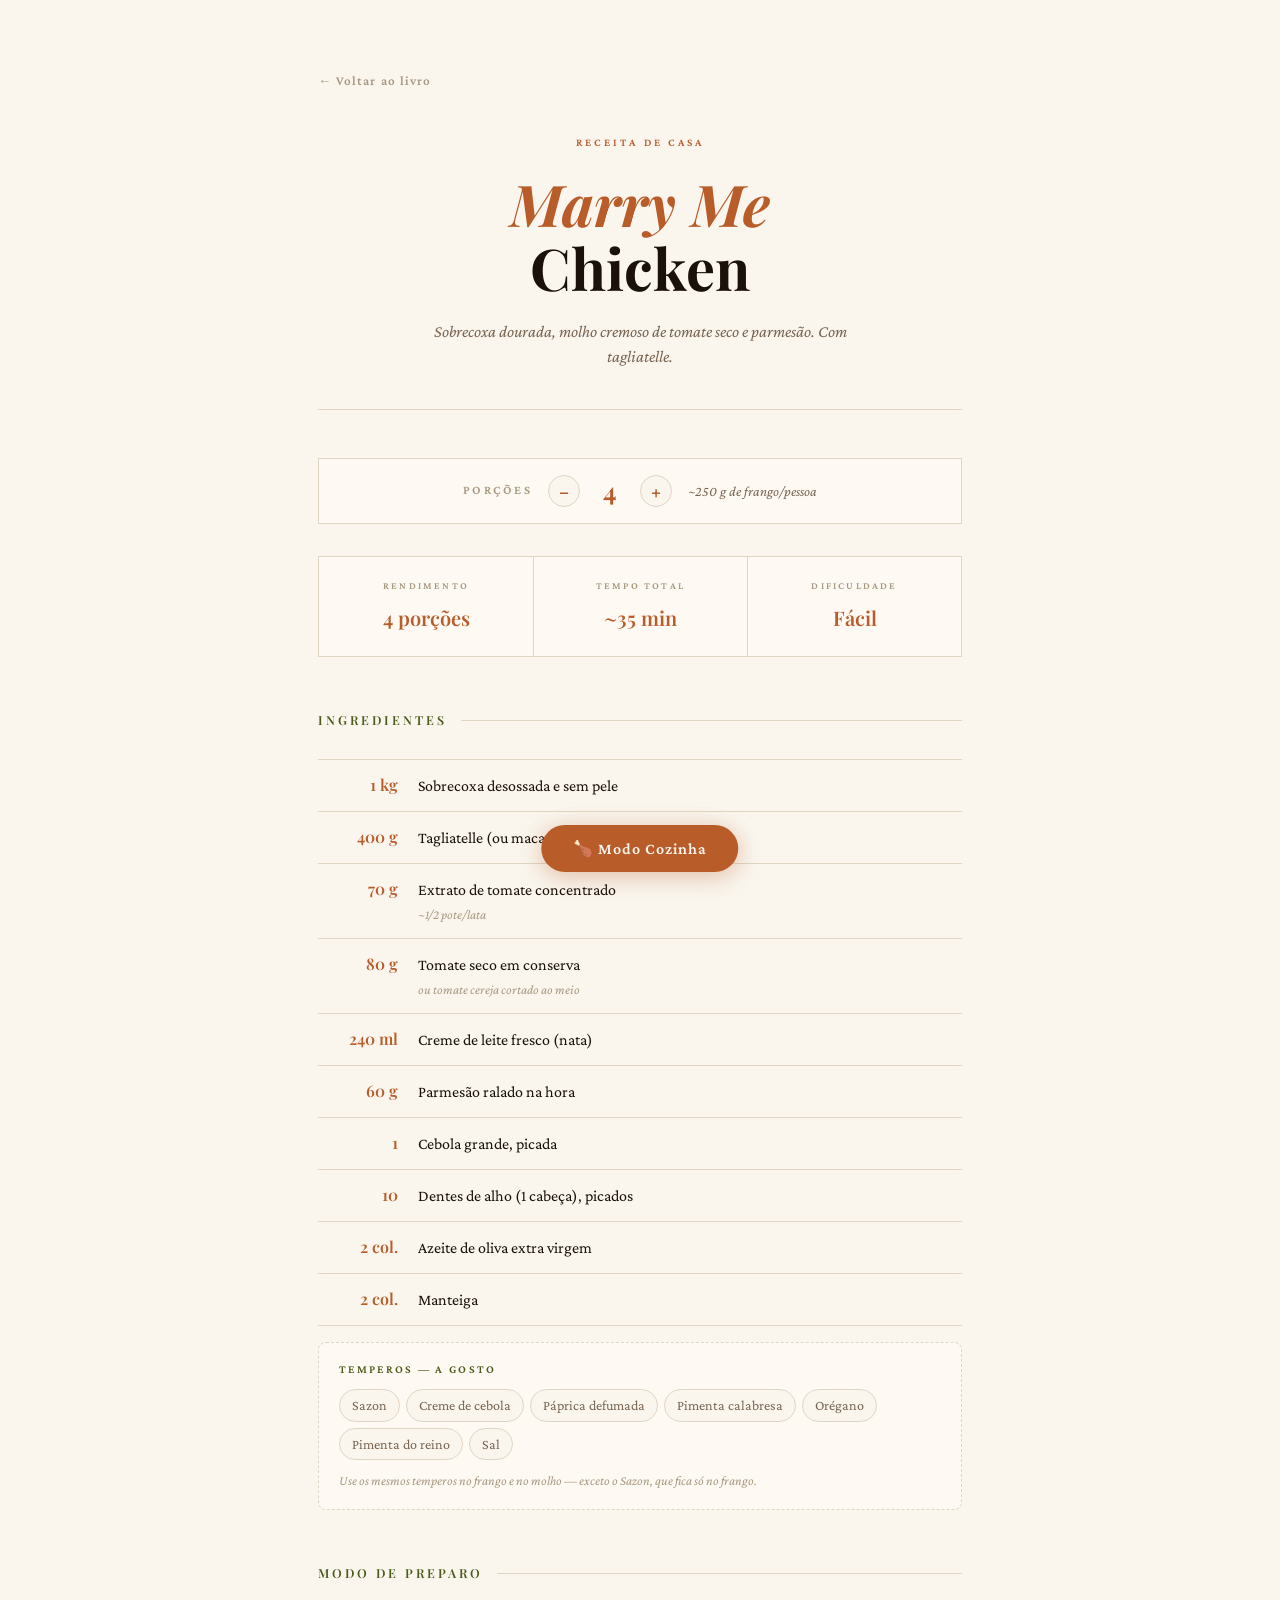
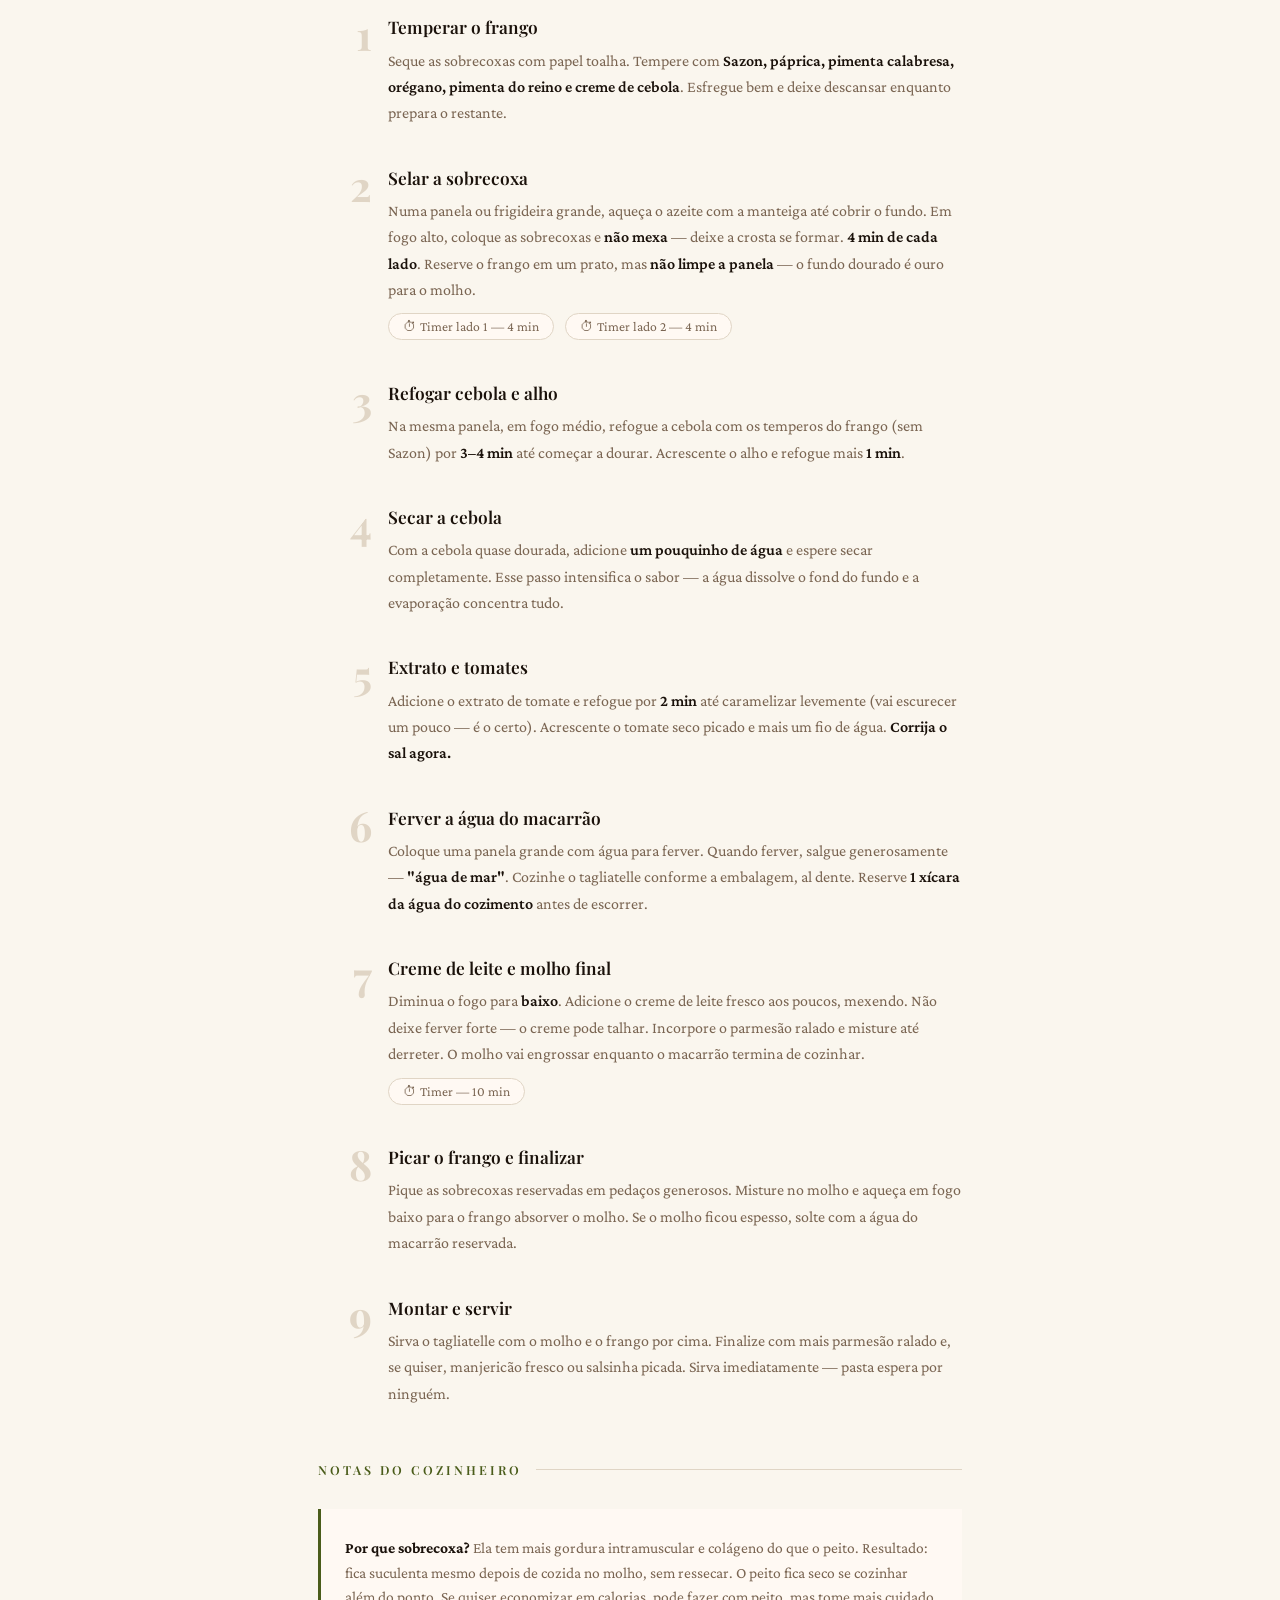
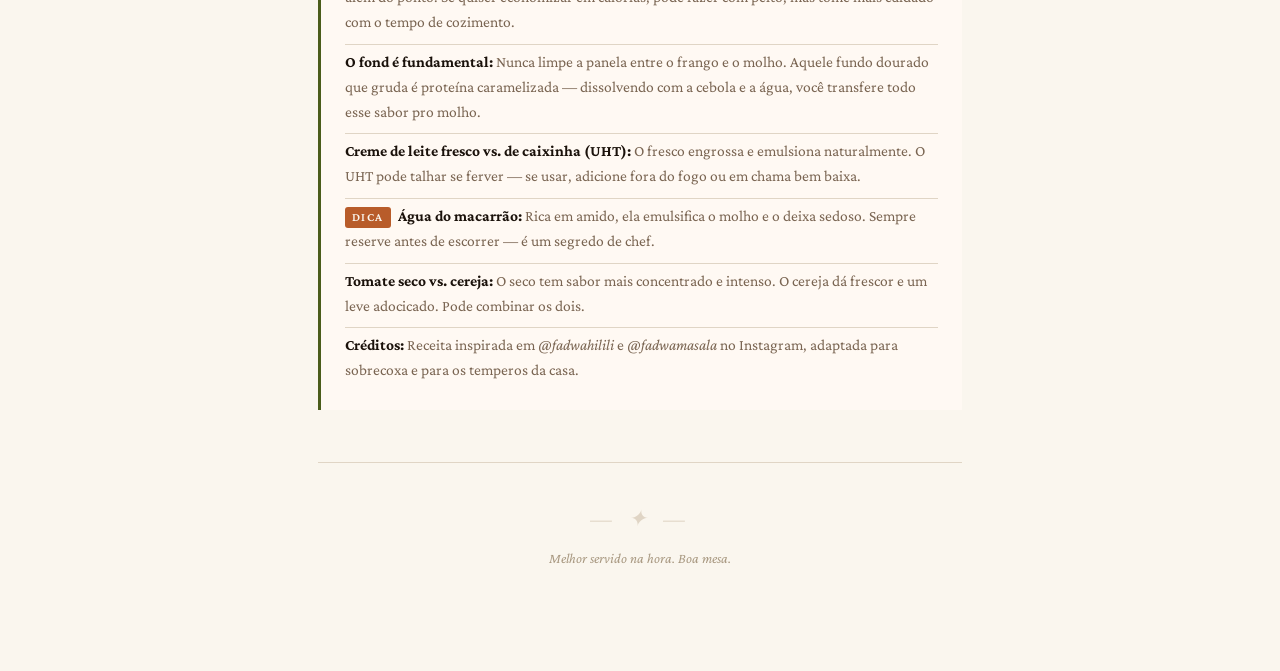
<file: marry_me_chicken.html>
<!DOCTYPE html>
<html lang="pt-BR">
<head>
  <meta charset="UTF-8"/>
  <meta name="viewport" content="width=device-width, initial-scale=1.0, maximum-scale=1.0"/>
  <title>Marry Me Chicken</title>
  <link rel="preconnect" href="https://fonts.googleapis.com"/>
  <link href="https://fonts.googleapis.com/css2?family=Playfair+Display:ital,wght@0,400;0,600;0,700;1,400&family=Crimson+Pro:ital,wght@0,300;0,400;0,600;1,400&display=swap" rel="stylesheet"/>
  <link rel="stylesheet" href="./styles.css"/>
</head>
<body class="recipe-page">

<div class="recipe-container" id="recipe-view">

  <a class="back-link" href="./index.html">← Voltar ao livro</a>

  <header class="header">
    <span class="eyebrow">Receita de Casa</span>
    <h1><em>Marry Me</em><br>Chicken</h1>
    <p class="tagline">Sobrecoxa dourada, molho cremoso de tomate seco e parmesão. Com tagliatelle.</p>
  </header>

  <!-- SERVINGS CONTROL -->
  <div class="servings-bar">
    <span class="srv-label">Porções</span>
    <button class="srv-btn" onclick="changeServings(-1)">−</button>
    <span class="srv-num" id="srv-display">4</span>
    <button class="srv-btn" onclick="changeServings(1)">+</button>
    <span class="srv-sub" id="srv-sub">~250 g de frango/pessoa</span>
  </div>

  <div class="meta-strip">
    <div class="meta-item"><span class="meta-label">Rendimento</span><span class="meta-value" id="meta-srv">4 porções</span></div>
    <div class="meta-item"><span class="meta-label">Tempo total</span><span class="meta-value">~35 min</span></div>
    <div class="meta-item"><span class="meta-label">Dificuldade</span><span class="meta-value">Fácil</span></div>
  </div>

  <!-- INGREDIENTS -->
  <section class="ingredients-section">
    <h2>Ingredientes</h2>

    <div class="ingredient-row"><span class="amount" id="ing-chicken">1 kg</span><span class="ing-name">Sobrecoxa desossada e sem pele</span></div>
    <div class="ingredient-row"><span class="amount" id="ing-pasta">400 g</span><span class="ing-name">Tagliatelle (ou macarrão de preferência)</span></div>
    <div class="ingredient-row"><span class="amount" id="ing-extract">70 g</span><span class="ing-name">Extrato de tomate concentrado<span class="ing-note">~1/2 pote/lata</span></span></div>
    <div class="ingredient-row"><span class="amount" id="ing-sundried">80 g</span><span class="ing-name">Tomate seco em conserva<span class="ing-note">ou tomate cereja cortado ao meio</span></span></div>
    <div class="ingredient-row"><span class="amount" id="ing-cream">240 ml</span><span class="ing-name">Creme de leite fresco (nata)</span></div>
    <div class="ingredient-row"><span class="amount" id="ing-parmesan">60 g</span><span class="ing-name">Parmesão ralado na hora</span></div>
    <div class="ingredient-row"><span class="amount" id="ing-onion">1</span><span class="ing-name">Cebola grande, picada</span></div>
    <div class="ingredient-row"><span class="amount" id="ing-garlic">10</span><span class="ing-name">Dentes de alho (1 cabeça), picados</span></div>
    <div class="ingredient-row"><span class="amount">2 col.</span><span class="ing-name">Azeite de oliva extra virgem</span></div>
    <div class="ingredient-row"><span class="amount">2 col.</span><span class="ing-name">Manteiga</span></div>

    <div class="seasonings-box">
      <span class="seasonings-label">Temperos — a gosto</span>
      <div class="seasonings-grid">
        <span class="seasoning-tag">Sazon</span>
        <span class="seasoning-tag">Creme de cebola</span>
        <span class="seasoning-tag">Páprica defumada</span>
        <span class="seasoning-tag">Pimenta calabresa</span>
        <span class="seasoning-tag">Orégano</span>
        <span class="seasoning-tag">Pimenta do reino</span>
        <span class="seasoning-tag">Sal</span>
      </div>
      <p class="seasonings-hint">Use os mesmos temperos no frango e no molho — exceto o Sazon, que fica só no frango.</p>
    </div>
  </section>

  <!-- STEPS -->
  <section class="steps-section">
    <h2>Modo de Preparo</h2>

    <div class="step"><div class="step-num">1</div><div class="step-body">
      <h3>Temperar o frango</h3>
      <p>Seque as sobrecoxas com papel toalha. Tempere com <strong>Sazon, páprica, pimenta calabresa, orégano, pimenta do reino e creme de cebola</strong>. Esfregue bem e deixe descansar enquanto prepara o restante.</p>
    </div></div>

    <div class="step"><div class="step-num">2</div><div class="step-body">
      <h3>Selar a sobrecoxa</h3>
      <p>Numa panela ou frigideira grande, aqueça o azeite com a manteiga até cobrir o fundo. Em fogo alto, coloque as sobrecoxas e <strong>não mexa</strong> — deixe a crosta se formar. <strong>4 min de cada lado</strong>. Reserve o frango em um prato, mas <strong>não limpe a panela</strong> — o fundo dourado é ouro para o molho.</p>
      <button class="timer-chip" onclick="startChip(this,4*60,'Lado 1')">⏱ Timer lado 1 — 4 min</button>
      <button class="timer-chip" onclick="startChip(this,4*60,'Lado 2')" style="margin-left:8px">⏱ Timer lado 2 — 4 min</button>
    </div></div>

    <div class="step"><div class="step-num">3</div><div class="step-body">
      <h3>Refogar cebola e alho</h3>
      <p>Na mesma panela, em fogo médio, refogue a cebola com os temperos do frango (sem Sazon) por <strong>3–4 min</strong> até começar a dourar. Acrescente o alho e refogue mais <strong>1 min</strong>.</p>
    </div></div>

    <div class="step"><div class="step-num">4</div><div class="step-body">
      <h3>Secar a cebola</h3>
      <p>Com a cebola quase dourada, adicione <strong>um pouquinho de água</strong> e espere secar completamente. Esse passo intensifica o sabor — a água dissolve o fond do fundo e a evaporação concentra tudo.</p>

    </div></div>

    <div class="step"><div class="step-num">5</div><div class="step-body">
      <h3>Extrato e tomates</h3>
      <p>Adicione o extrato de tomate e refogue por <strong>2 min</strong> até caramelizar levemente (vai escurecer um pouco — é o certo). Acrescente o tomate seco picado e mais um fio de água. <strong>Corrija o sal agora.</strong></p>
    </div></div>

    <div class="step"><div class="step-num">6</div><div class="step-body">
      <h3>Ferver a água do macarrão</h3>
      <p>Coloque uma panela grande com água para ferver. Quando ferver, salgue generosamente — <strong>"água de mar"</strong>. Cozinhe o tagliatelle conforme a embalagem, al dente. Reserve <strong>1 xícara da água do cozimento</strong> antes de escorrer.</p>
    </div></div>

    <div class="step"><div class="step-num">7</div><div class="step-body">
      <h3>Creme de leite e molho final</h3>
      <p>Diminua o fogo para <strong>baixo</strong>. Adicione o creme de leite fresco aos poucos, mexendo. Não deixe ferver forte — o creme pode talhar. Incorpore o parmesão ralado e misture até derreter. O molho vai engrossar enquanto o macarrão termina de cozinhar.</p>
      <button class="timer-chip" onclick="startChip(this,10*60,'Molho')">⏱ Timer — 10 min</button>
    </div></div>

    <div class="step"><div class="step-num">8</div><div class="step-body">
      <h3>Picar o frango e finalizar</h3>
      <p>Pique as sobrecoxas reservadas em pedaços generosos. Misture no molho e aqueça em fogo baixo para o frango absorver o molho. Se o molho ficou espesso, solte com a água do macarrão reservada.</p>
      
    </div></div>

    <div class="step"><div class="step-num">9</div><div class="step-body">
      <h3>Montar e servir</h3>
      <p>Sirva o tagliatelle com o molho e o frango por cima. Finalize com mais parmesão ralado e, se quiser, manjericão fresco ou salsinha picada. Sirva imediatamente — pasta espera por ninguém.</p>
    </div></div>
  </section>

  <!-- NOTES -->
  <section class="notes-section">
    <h2>Notas do Cozinheiro</h2>
    <div class="notes-box">
      <div class="note-line">
        <strong>Por que sobrecoxa?</strong> Ela tem mais gordura intramuscular e colágeno do que o peito. Resultado: fica suculenta mesmo depois de cozida no molho, sem ressecar. O peito fica seco se cozinhar além do ponto. Se quiser economizar em calorias, pode fazer com peito, mas tome mais cuidado com o tempo de cozimento.
      </div>
      <div class="note-line">
        <strong>O fond é fundamental:</strong> Nunca limpe a panela entre o frango e o molho. Aquele fundo dourado que gruda é proteína caramelizada — dissolvendo com a cebola e a água, você transfere todo esse sabor pro molho.
      </div>
      <div class="note-line">
        <strong>Creme de leite fresco vs. de caixinha (UHT):</strong> O fresco engrossa e emulsiona naturalmente. O UHT pode talhar se ferver — se usar, adicione fora do fogo ou em chama bem baixa.
      </div>
      <div class="note-line">
        <span class="note-highlight">Dica</span>
        <strong>Água do macarrão:</strong> Rica em amido, ela emulsifica o molho e o deixa sedoso. Sempre reserve antes de escorrer — é um segredo de chef.
      </div>
      <div class="note-line">
        <strong>Tomate seco vs. cereja:</strong> O seco tem sabor mais concentrado e intenso. O cereja dá frescor e um leve adocicado. Pode combinar os dois.
      </div>
      <div class="note-line">
        <strong>Créditos:</strong> Receita inspirada em <em>@fadwahilili</em> e <em>@fadwamasala</em> no Instagram, adaptada para sobrecoxa e para os temperos da casa.
      </div>
    </div>
  </section>

  <footer class="recipe-footer">
    <span class="flour-deco">— ✦ —</span>
    Melhor servido na hora. Boa mesa.
  </footer>
</div>

<div class="cook-btn-wrap">
  <button class="cook-btn" onclick="enterCook()">🍗 Modo Cozinha</button>
</div>

<!-- ══ COOKING MODE ══ -->
<div id="cooking-mode">
  <div class="cm-topbar">
    <div class="cm-dots" id="cm-dots"></div>
    <span class="cm-progress-text" id="cm-prog">1 / 9</span>
    <button class="cm-close" onclick="exitCook()">✕</button>
  </div>
  <div class="cm-content" id="cm-content">
    <div class="cm-step-number" id="cm-num">01</div>
    <div class="cm-step-title"  id="cm-title"></div>
    <div class="cm-step-text"   id="cm-text"></div>
  </div>
  <div class="cm-timer-area" id="cm-timer">
    <div class="cm-ring-wrap">
      <svg class="cm-svg" viewBox="0 0 170 170">
        <circle class="ring-bg"   cx="85" cy="85" r="73.5"/>
        <circle class="ring-prog" id="cm-ring" cx="85" cy="85" r="73.5" stroke-dasharray="462" stroke-dashoffset="0"/>
      </svg>
      <div class="cm-time-overlay">
        <span class="cm-time-text"  id="cm-ttext">00:00</span>
        <span class="cm-time-label" id="cm-tlabel">restante</span>
      </div>
    </div>
    <div class="cm-timer-meta" id="cm-tmeta">termina às --:--</div>
    <div class="cm-timer-btns">
      <button class="cm-btn-ghost"   onclick="resetTimer()">↺ Reset</button>
      <button class="cm-btn-primary" id="cm-playbtn" onclick="toggleTimer()">▶ Iniciar</button>
    </div>
  </div>
  <div class="cm-finish" id="cm-finish">
    <div class="cm-finish-icon">🍗</div>
    <div class="cm-finish-title">Bom Apetite!</div>
    <div class="cm-finish-sub">Todos os passos concluídos.<br>Sirva agora — pasta não espera.</div>
    <button class="cm-btn-primary" style="margin-top:8px" onclick="exitCook()">Voltar à receita</button>
  </div>
  <div class="cm-nav" id="cm-nav">
    <button class="cm-nav-btn prev" id="cm-prev" onclick="goStep(-1)">
      <span class="cm-nav-label">← Anterior</span>
      <span id="cm-prev-lbl">—</span>
    </button>
    <button class="cm-nav-btn next" id="cm-next" onclick="goStep(1)">
      <span class="cm-nav-label">Próximo →</span>
      <span id="cm-next-lbl">—</span>
    </button>
  </div>
</div>

<script src="timers.js"></script>
<script>
/* ══ BASE RECIPE (4 porções) ══ */
const BASE = 4;
const INGS = {
  chicken:  { base: 1000, unit: 'g',  el: 'ing-chicken'  },
  pasta:    { base: 400,  unit: 'g',  el: 'ing-pasta'    },
  extract:  { base: 70,   unit: 'g',  el: 'ing-extract'  },
  sundried: { base: 80,   unit: 'g',  el: 'ing-sundried' },
  cream:    { base: 240,  unit: 'ml', el: 'ing-cream'    },
  parmesan: { base: 60,   unit: 'g',  el: 'ing-parmesan' },
};
// Onion and garlic scaled separately (count)
const ONION_BASE  = 1;
const GARLIC_BASE = 10; // dentes

let servings = 4;

function fmt(val, unit) {
  if (unit === 'g' || unit === 'ml') return Math.round(val) + ' ' + unit;
  return val.toFixed(1).replace('.0', '') + ' ' + unit;
}

function changeServings(delta) {
  servings = Math.max(1, Math.min(20, servings + delta));
  const ratio = servings / BASE;

  document.getElementById('srv-display').textContent = servings;
  document.getElementById('srv-sub').textContent = '~250 g de frango/pessoa · ' + servings + ' porç' + (servings === 1 ? 'ão' : 'ões');
  document.getElementById('meta-srv').textContent = servings + ' porç' + (servings === 1 ? 'ão' : 'ões');

  Object.values(INGS).forEach(ing => {
    const el = document.getElementById(ing.el);
    el.style.opacity = '0.3';
    el.textContent = fmt(ing.base * ratio, ing.unit);
    setTimeout(() => el.style.opacity = '1', 150);
  });

  // Onion (count, round up to at least 1)
  const onionEl = document.getElementById('ing-onion');
  onionEl.style.opacity = '0.3';
  onionEl.textContent = Math.max(1, Math.round(ONION_BASE * ratio));
  setTimeout(() => onionEl.style.opacity = '1', 150);

  // Garlic (dentes)
  const garlicEl = document.getElementById('ing-garlic');
  garlicEl.style.opacity = '0.3';
  garlicEl.textContent = Math.max(3, Math.round(GARLIC_BASE * ratio));
  setTimeout(() => garlicEl.style.opacity = '1', 150);
}

/* ══ AUDIO ══ */
function beep() {
  try {
    const ctx = new(window.AudioContext || window.webkitAudioContext)();
    [880, 1100, 880, 1100, 880].forEach((f, i) => {
      const o = ctx.createOscillator(), g = ctx.createGain();
      o.connect(g); g.connect(ctx.destination);
      o.type = 'sine'; o.frequency.value = f;
      const t = ctx.currentTime + i * .38;
      g.gain.setValueAtTime(0, t);
      g.gain.linearRampToValueAtTime(.4, t + .04);
      g.gain.exponentialRampToValueAtTime(.001, t + .32);
      o.start(t); o.stop(t + .35);
    });
  } catch(e) {}
}

/* ══ WAKE LOCK ══ */
let wl = null;
async function grabLock() { try { if ('wakeLock' in navigator) wl = await navigator.wakeLock.request('screen'); } catch(e) {} }
function dropLock() { if (wl) { wl.release(); wl = null; } }
document.addEventListener('visibilitychange', () => {
  if (document.visibilityState === 'visible' && document.getElementById('cooking-mode').classList.contains('active')) grabLock();
});

/* ══ COOKING MODE STEPS ══ */
function getCookSteps() {
  const s = servings;
  const ratio = s / BASE;
  const chicken  = fmt(1000 * ratio, 'g');
  const cream    = fmt(240  * ratio, 'ml');
  const extract  = fmt(70   * ratio, 'g');
  const sundried = fmt(80   * ratio, 'g');
  const parmesan = fmt(60   * ratio, 'g');
  const pasta    = fmt(400  * ratio, 'g');
  const onion    = Math.max(1, Math.round(ONION_BASE * ratio));
  const garlic   = Math.max(3, Math.round(GARLIC_BASE * ratio));

  return [
    {
      title: "Temperar o frango",
      timer: null,
      text: `Seque <strong>${chicken} de sobrecoxa</strong> com papel toalha. Tempere com <strong>Sazon/sal, páprica, pimenta calabresa, orégano, pimenta do reino e creme de cebola</strong>. Esfregue bem e reserve.`
    },
    {
      title: "Selar a sobrecoxa",
      timer: 4 * 60,
      text: `Aqueça azeite e manteiga na panela em fogo <strong>alto</strong>. Sele as sobrecoxas por <strong>4 min de cada lado</strong> sem mexer — deixe a crosta dourar. Reserve num prato. <strong>Não limpe a panela.</strong>`
    },
    {
      title: "Refogar cebola e alho",
      timer: null,
      text: `Na mesma panela, fogo médio, refogue <strong>${onion} cebola${onion > 1 ? 's' : ''}</strong> com os temperos (sem Sazon, se usou sal no lugar do sazon, tempre aqui também com sal), por 3–4 min. Acrescente <strong>${garlic} dentes de alho</strong> e refogue mais 1 min.`
    },
    {
      title: "Secar a cebola",
      timer: null,
      text: `Com a cebola quase dourada, adicione <strong>um pouquinho de água</strong> e espere secar. Isso dissolve o fundo caramelizado e concentra o sabor. Aguarde até a água evaporar completamente.`
    },
    {
      title: "Extrato e tomates",
      timer: null,
      text: `Adicione <strong>${extract} de extrato de tomate</strong> e refogue por 2 min até escurecer levemente. Junte <strong>${sundried} de tomate seco</strong> picado e um fio de água. <strong>Corrija o sal agora.</strong>`
    },
    {
      title: "Ferver o macarrão",
      timer: null,
      text: `Coloque o <strong>${pasta} de tagliatelle</strong> em água fervente bem salgada. Cozinhe al dente conforme a embalagem. <strong>Reserve 1 xícara da água antes de escorrer</strong> — ela vai ajudar o molho.`
    },
    {
      title: "Creme de leite e parmesão",
      timer: 10 * 60,
      text: `Diminua o fogo para <strong>baixo</strong>. Adicione <strong>${cream} de creme de leite fresco</strong> aos poucos, mexendo. Incorpore <strong>${parmesan} de parmesão</strong> ralado. Não deixe ferver forte. Misture até engrossar enquanto a pasta termina.`
    },
    {
      title: "Picar o frango e finalizar",
      timer: null,
      text: `Pique as sobrecoxas em pedaços generosos. Misture no molho e aqueça em fogo baixo por <strong>2 min</strong>. Se o molho ficou espesso, solte com a água do macarrão reservada.`
    },
    {
      title: "Montar e servir",
      timer: null,
      text: `Sirva o tagliatelle com o molho e o frango por cima. Finalize com <strong>mais parmesão</strong> e manjericão ou salsinha. Sirva agora — pasta não espera!`
    },
  ];
}

let cur = 0;
function render(idx) {
  RecipeTimers.stopStepTimer({ clearStorage: false });
  const steps = getCookSteps();
  const done = idx >= steps.length;

  document.getElementById('cm-finish').classList.toggle('active', done);
  document.getElementById('cm-content').style.display = done ? 'none' : 'flex';
  document.getElementById('cm-timer').style.display = 'none';
  document.getElementById('cm-nav').style.display = done ? 'none' : 'grid';
  if (done) return;

  const s = steps[idx];
  document.getElementById('cm-prog').textContent = `${idx + 1} / ${steps.length}`;

  const dots = document.getElementById('cm-dots');
  dots.innerHTML = '';
  steps.forEach((_, i) => {
    const d = document.createElement('div');
    d.className = 'cm-dot' + (i < idx ? ' done' : i === idx ? ' active' : '');
    dots.appendChild(d);
  });

  document.getElementById('cm-num').textContent = String(idx + 1).padStart(2, '0');
  document.getElementById('cm-title').textContent = s.title;
  document.getElementById('cm-text').innerHTML = s.text;

  if (s.timer) {
    RecipeTimers.prepareStepTimer(s.timer, idx);
    document.getElementById('cm-timer').style.display = 'flex';
  }

  document.getElementById('cm-prev').disabled = idx === 0;
  document.getElementById('cm-prev-lbl').textContent = idx > 0 ? steps[idx - 1].title : '—';
  document.getElementById('cm-next-lbl').textContent = idx < steps.length - 1 ? steps[idx + 1].title : 'Finalizar';
  document.getElementById('cm-content').scrollTop = 0;
}

function goStep(d) { RecipeTimers.clearStepTimer(); cur = Math.max(0, cur + d); render(cur); }
function enterCook() { const savedStep = RecipeTimers.getSavedStep(); cur = savedStep === null ? 0 : savedStep; document.getElementById('cooking-mode').classList.add('active'); render(cur); grabLock(); document.body.style.overflow = 'hidden'; }
function exitCook() { RecipeTimers.clearStepTimer(); document.getElementById('cooking-mode').classList.remove('active'); dropLock(); document.body.style.overflow = ''; }
</script>
</body>
</html>
</file>
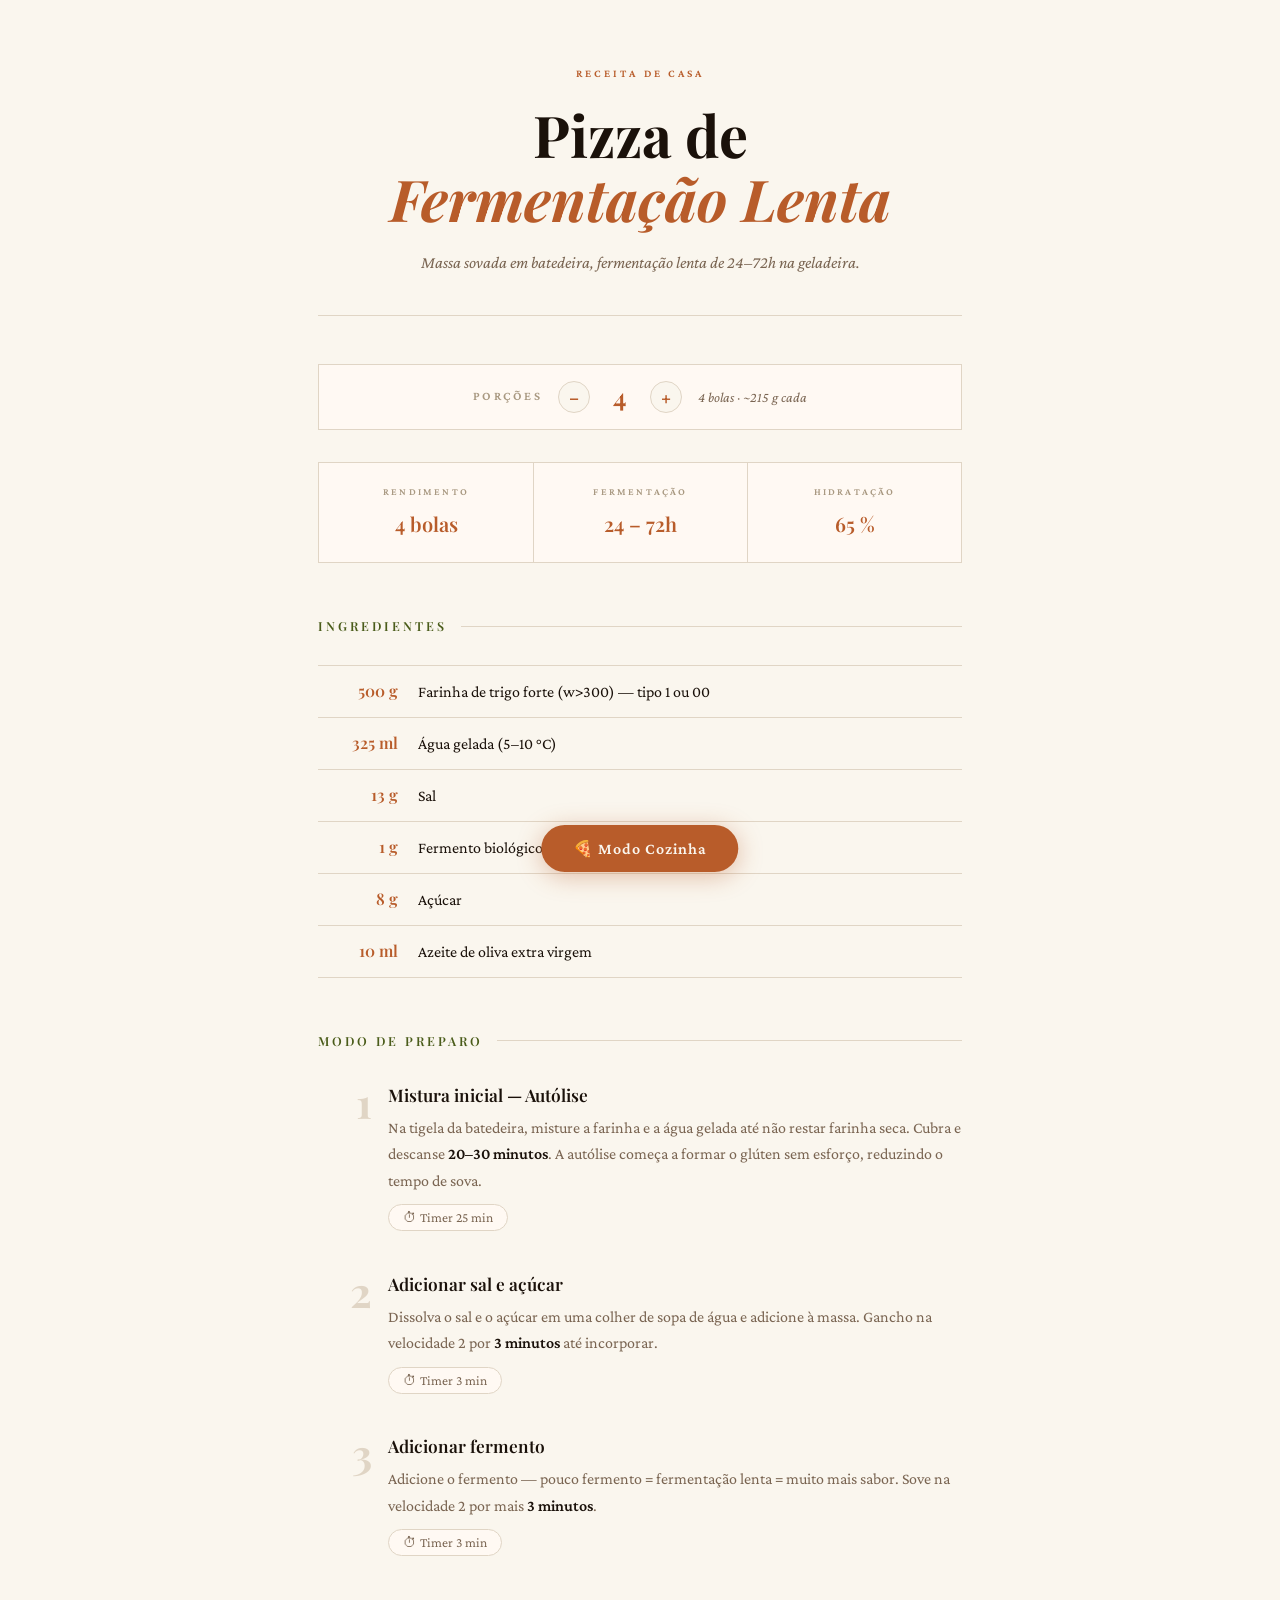
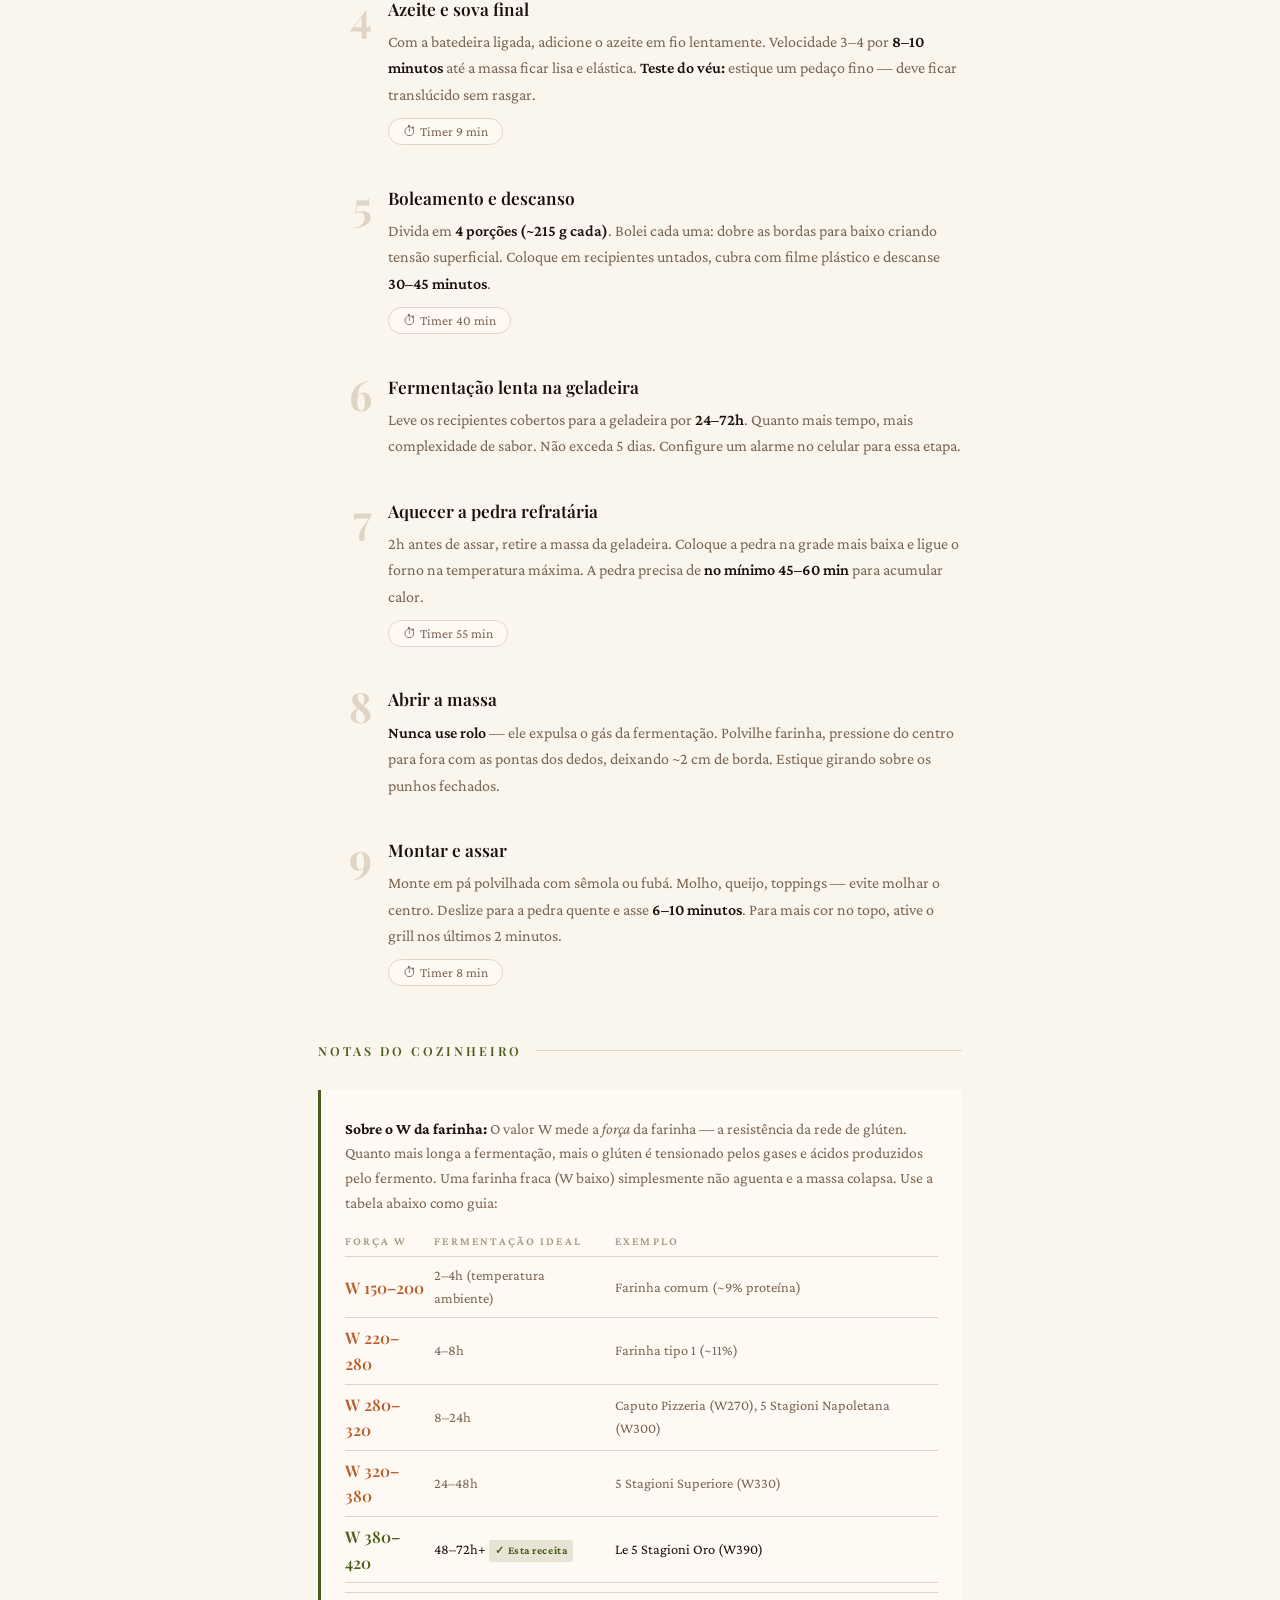
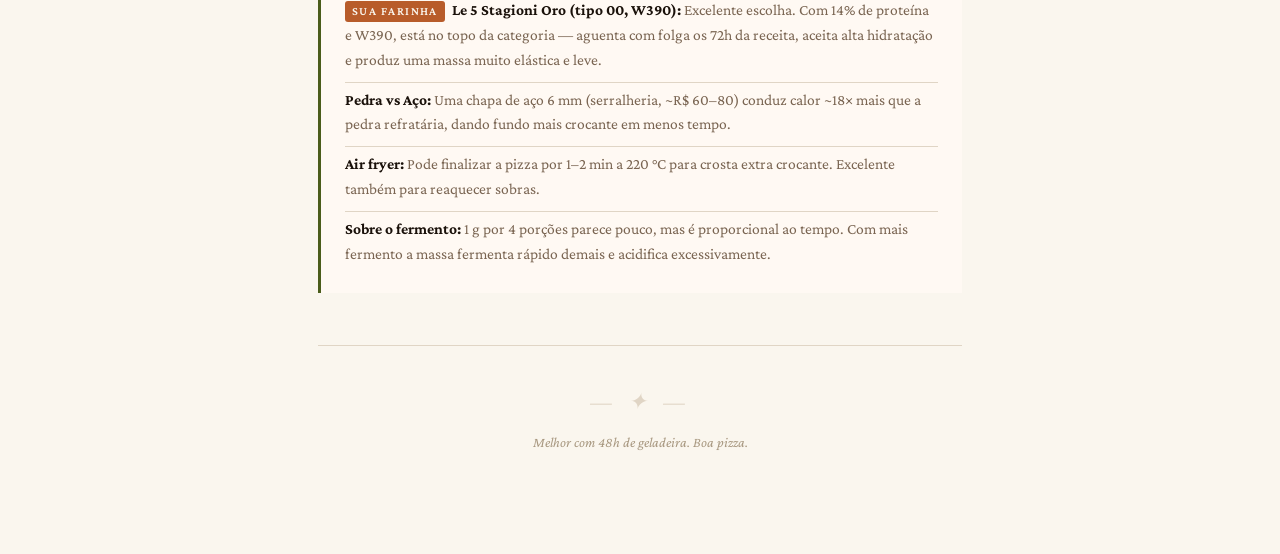
<file: pizza-fermentacao-lenta.html>
<!DOCTYPE html>
<html lang="pt-BR">
<head>
  <meta charset="UTF-8"/>
  <meta name="viewport" content="width=device-width, initial-scale=1.0, maximum-scale=1.0"/>
  <title>Pizza de Fermentação Lenta</title>
  <link rel="preconnect" href="https://fonts.googleapis.com"/>
  <link href="https://fonts.googleapis.com/css2?family=Playfair+Display:ital,wght@0,400;0,600;0,700;1,400&family=Crimson+Pro:ital,wght@0,300;0,400;0,600;1,400&display=swap" rel="stylesheet"/>
  <link rel="stylesheet" href="./styles.css"/>
</head>
<body class="recipe-page">

<div class="recipe-container" id="recipe-view">

  <header class="header">
    <span class="eyebrow">Receita de Casa</span>
    <h1>Pizza de<br><em>Fermentação Lenta</em></h1>
    <p class="tagline">Massa sovada em batedeira, fermentação lenta de 24–72h na geladeira.</p>
  </header>

  <!-- SERVINGS CONTROL -->
  <div class="servings-bar">
    <span class="srv-label">Porções</span>
    <button class="srv-btn" onclick="changeServings(-1)">−</button>
    <span class="srv-num" id="srv-display">4</span>
    <button class="srv-btn" onclick="changeServings(1)">+</button>
    <span class="srv-sub" id="srv-sub">4 bolas · ~215 g cada</span>
  </div>

  <div class="meta-strip">
    <div class="meta-item"><span class="meta-label">Rendimento</span><span class="meta-value" id="meta-balls">4 bolas</span></div>
    <div class="meta-item"><span class="meta-label">Fermentação</span><span class="meta-value">24 – 72h</span></div>
    <div class="meta-item"><span class="meta-label">Hidratação</span><span class="meta-value">65 %</span></div>
  </div>

  <section class="ingredients-section">
    <h2>Ingredientes</h2>
    <div class="ingredient-row"><span class="amount" id="ing-flour">500 g</span><span class="ing-name">Farinha de trigo forte (w>300) — tipo 1 ou 00</span></div>
    <div class="ingredient-row"><span class="amount" id="ing-water">325 ml</span><span class="ing-name">Água gelada (5–10 °C)</span></div>
    <div class="ingredient-row"><span class="amount" id="ing-salt">13 g</span><span class="ing-name">Sal</span></div>
    <div class="ingredient-row"><span class="amount" id="ing-yeast">1 g</span><span class="ing-name">Fermento biológico seco instantâneo</span></div>
    <div class="ingredient-row"><span class="amount" id="ing-sugar">8 g</span><span class="ing-name">Açúcar</span></div>
    <div class="ingredient-row"><span class="amount" id="ing-oil">10 ml</span><span class="ing-name">Azeite de oliva extra virgem</span></div>
  </section>

  <section class="steps-section">
    <h2>Modo de Preparo</h2>

    <div class="step"><div class="step-num">1</div><div class="step-body">
      <h3>Mistura inicial — Autólise</h3>
      <p>Na tigela da batedeira, misture a farinha e a água gelada até não restar farinha seca. Cubra e descanse <strong>20–30 minutos</strong>. A autólise começa a formar o glúten sem esforço, reduzindo o tempo de sova.</p>
      <button class="timer-chip" onclick="startChip(this,25*60,'Autólise')">⏱ Timer 25 min</button>
    </div></div>

    <div class="step"><div class="step-num">2</div><div class="step-body">
      <h3>Adicionar sal e açúcar</h3>
      <p>Dissolva o sal e o açúcar em uma colher de sopa de água e adicione à massa. Gancho na velocidade 2 por <strong>3 minutos</strong> até incorporar.</p>
      <button class="timer-chip" onclick="startChip(this,3*60,'Sal + açúcar')">⏱ Timer 3 min</button>
    </div></div>

    <div class="step"><div class="step-num">3</div><div class="step-body">
      <h3>Adicionar fermento</h3>
      <p>Adicione o fermento — pouco fermento = fermentação lenta = muito mais sabor. Sove na velocidade 2 por mais <strong>3 minutos</strong>.</p>
      <button class="timer-chip" onclick="startChip(this,3*60,'Fermento')">⏱ Timer 3 min</button>
    </div></div>

    <div class="step"><div class="step-num">4</div><div class="step-body">
      <h3>Azeite e sova final</h3>
      <p>Com a batedeira ligada, adicione o azeite em fio lentamente. Velocidade 3–4 por <strong>8–10 minutos</strong> até a massa ficar lisa e elástica. <strong>Teste do véu:</strong> estique um pedaço fino — deve ficar translúcido sem rasgar.</p>
      <button class="timer-chip" onclick="startChip(this,9*60,'Sova final')">⏱ Timer 9 min</button>
    </div></div>

    <div class="step"><div class="step-num">5</div><div class="step-body">
      <h3>Boleamento e descanso</h3>
      <p id="step-balls">Divida em <strong>4 porções (~215 g cada)</strong>. Bolei cada uma: dobre as bordas para baixo criando tensão superficial. Coloque em recipientes untados, cubra com filme plástico e descanse <strong>30–45 minutos</strong>.</p>
      <button class="timer-chip" onclick="startChip(this,40*60,'Descanso')">⏱ Timer 40 min</button>
    </div></div>

    <div class="step"><div class="step-num">6</div><div class="step-body">
      <h3>Fermentação lenta na geladeira</h3>
      <p>Leve os recipientes cobertos para a geladeira por <strong>24–72h</strong>. Quanto mais tempo, mais complexidade de sabor. Não exceda 5 dias. Configure um alarme no celular para essa etapa.</p>
    </div></div>

    <div class="step"><div class="step-num">7</div><div class="step-body">
      <h3>Aquecer a pedra refratária</h3>
      <p>2h antes de assar, retire a massa da geladeira. Coloque a pedra na grade mais baixa e ligue o forno na temperatura máxima. A pedra precisa de <strong>no mínimo 45–60 min</strong> para acumular calor.</p>
      <button class="timer-chip" onclick="startChip(this,55*60,'Aquecer pedra')">⏱ Timer 55 min</button>
    </div></div>

    <div class="step"><div class="step-num">8</div><div class="step-body">
      <h3>Abrir a massa</h3>
      <p><strong>Nunca use rolo</strong> — ele expulsa o gás da fermentação. Polvilhe farinha, pressione do centro para fora com as pontas dos dedos, deixando ~2 cm de borda. Estique girando sobre os punhos fechados.</p>
    </div></div>

    <div class="step"><div class="step-num">9</div><div class="step-body">
      <h3>Montar e assar</h3>
      <p>Monte em pá polvilhada com sêmola ou fubá. Molho, queijo, toppings — evite molhar o centro. Deslize para a pedra quente e asse <strong>6–10 minutos</strong>. Para mais cor no topo, ative o grill nos últimos 2 minutos.</p>
      <button class="timer-chip" onclick="startChip(this,8*60,'Assar')">⏱ Timer 8 min</button>
    </div></div>
  </section>

  <section class="notes-section">
    <h2>Notas do Cozinheiro</h2>
    <div class="notes-box">

      <div class="note-line">
        <strong>Sobre o W da farinha:</strong> O valor W mede a <em>força</em> da farinha — a resistência da rede de glúten. Quanto mais longa a fermentação, mais o glúten é tensionado pelos gases e ácidos produzidos pelo fermento. Uma farinha fraca (W baixo) simplesmente não aguenta e a massa colapsa. Use a tabela abaixo como guia:
        <table class="w-table">
          <thead><tr><th>Força W</th><th>Fermentação ideal</th><th>Exemplo</th></tr></thead>
          <tbody>
            <tr><td>W 150–200</td><td>2–4h (temperatura ambiente)</td><td>Farinha comum (~9% proteína)</td></tr>
            <tr><td>W 220–280</td><td>4–8h</td><td>Farinha tipo 1 (~11%)</td></tr>
            <tr><td>W 280–320</td><td>8–24h</td><td>Caputo Pizzeria (W270), 5 Stagioni Napoletana (W300)</td></tr>
            <tr><td>W 320–380</td><td>24–48h</td><td>5 Stagioni Superiore (W330)</td></tr>
            <tr class="active-w"><td>W 380–420</td><td>48–72h+ <span class="w-badge">✓ Esta receita</span></td><td>Le 5 Stagioni Oro (W390)</td></tr>
          </tbody>
        </table>
      </div>

      <div class="note-line">
        <span class="note-highlight">Sua farinha</span>
        <strong>Le 5 Stagioni Oro (tipo 00, W390):</strong> Excelente escolha. Com 14% de proteína e W390, está no topo da categoria — aguenta com folga os 72h da receita, aceita alta hidratação e produz uma massa muito elástica e leve.
      </div>

      <div class="note-line"><strong>Pedra vs Aço:</strong> Uma chapa de aço 6 mm (serralheria, ~R$ 60–80) conduz calor ~18× mais que a pedra refratária, dando fundo mais crocante em menos tempo.</div>
      <div class="note-line"><strong>Air fryer:</strong> Pode finalizar a pizza por 1–2 min a 220 °C para crosta extra crocante. Excelente também para reaquecer sobras.</div>
      <div class="note-line"><strong>Sobre o fermento:</strong> 1 g por 4 porções parece pouco, mas é proporcional ao tempo. Com mais fermento a massa fermenta rápido demais e acidifica excessivamente.</div>
    </div>
  </section>

  <footer class="recipe-footer">
    <span class="flour-deco">— ✦ —</span>
    Melhor com 48h de geladeira. Boa pizza.
  </footer>
</div>

<div class="cook-btn-wrap">
  <button class="cook-btn" onclick="enterCook()">🍕 Modo Cozinha</button>
</div>

<!-- ══ COOKING MODE ══ -->
<div id="cooking-mode">
  <div class="cm-topbar">
    <div class="cm-dots" id="cm-dots"></div>
    <span class="cm-progress-text" id="cm-prog">1 / 9</span>
    <button class="cm-close" onclick="exitCook()">✕</button>
  </div>
  <div class="cm-content" id="cm-content">
    <div class="cm-step-number" id="cm-num">01</div>
    <div class="cm-step-title"  id="cm-title"></div>
    <div class="cm-step-text"   id="cm-text"></div>
  </div>
  <div class="cm-timer-area" id="cm-timer">
    <div class="cm-ring-wrap">
      <svg class="cm-svg" viewBox="0 0 170 170">
        <circle class="ring-bg"   cx="85" cy="85" r="73.5"/>
        <circle class="ring-prog" id="cm-ring" cx="85" cy="85" r="73.5" stroke-dasharray="462" stroke-dashoffset="0"/>
      </svg>
      <div class="cm-time-overlay">
        <span class="cm-time-text"  id="cm-ttext">00:00</span>
        <span class="cm-time-label" id="cm-tlabel">restante</span>
      </div>
    </div>
    <div class="cm-timer-meta" id="cm-tmeta">termina às --:--</div>
    <div class="cm-timer-btns">
      <button class="cm-btn-ghost"   onclick="resetTimer()">↺ Reset</button>
      <button class="cm-btn-primary" id="cm-playbtn" onclick="toggleTimer()">▶ Iniciar</button>
    </div>
  </div>
  <div class="cm-finish" id="cm-finish">
    <div class="cm-finish-icon">🍕</div>
    <div class="cm-finish-title">Boa Pizza!</div>
    <div class="cm-finish-sub">Todos os passos concluídos.<br>Aproveite com calma.</div>
    <button class="cm-btn-primary" style="margin-top:8px" onclick="exitCook()">Voltar à receita</button>
  </div>
  <div class="cm-nav" id="cm-nav">
    <button class="cm-nav-btn prev" id="cm-prev" onclick="goStep(-1)">
      <span class="cm-nav-label">← Anterior</span>
      <span id="cm-prev-lbl">—</span>
    </button>
    <button class="cm-nav-btn next" id="cm-next" onclick="goStep(1)">
      <span class="cm-nav-label">Próximo →</span>
      <span id="cm-next-lbl">—</span>
    </button>
  </div>
</div>

<script src="timers.js"></script>
<script>
/* ══ BASE RECIPE (4 porções) ══ */
const BASE = 4;
const INGS = {
  flour: { base:500, unit:'g',  el:'ing-flour' },
  water: { base:325, unit:'ml', el:'ing-water' },
  salt:  { base:13,  unit:'g',  el:'ing-salt'  },
  yeast: { base:1,   unit:'g',  el:'ing-yeast' },
  sugar: { base:8,   unit:'g',  el:'ing-sugar' },
  oil:   { base:10,  unit:'ml', el:'ing-oil'   },
};
const BALL_WEIGHT = Math.round((500+325+13+1+8+10)/BASE); // ~214g

let servings = 4;

function fmt_ing(val, unit) {
  if (val < 2) return val.toFixed(1).replace('.0','') + ' ' + unit;
  return Math.round(val) + ' ' + unit;
}

function changeServings(delta) {
  servings = Math.max(1, Math.min(20, servings + delta));
  const ratio = servings / BASE;

  // Update number display
  document.getElementById('srv-display').textContent = servings;
  document.getElementById('srv-sub').textContent =
    servings + ' bola' + (servings > 1 ? 's' : '') + ' · ~' + BALL_WEIGHT + ' g cada';
  document.getElementById('meta-balls').textContent =
    servings + ' bola' + (servings > 1 ? 's' : '');

  // Update ingredients with flash
  Object.values(INGS).forEach(ing => {
    const el = document.getElementById(ing.el);
    el.style.opacity = '0.3';
    el.textContent = fmt_ing(ing.base * ratio, ing.unit);
    setTimeout(() => el.style.opacity = '1', 150);
  });

  // Update step 5 text
  const ballW = BALL_WEIGHT;
  document.getElementById('step-balls').innerHTML =
    'Divida em <strong>' + servings + ' porç' + (servings === 1 ? 'ão' : 'ões') +
    ' (~' + ballW + ' g cada)</strong>. Bolei cada uma: dobre as bordas para baixo criando tensão superficial. Coloque em recipientes untados, cubra com filme plástico e descanse <strong>30–45 minutos</strong>.';
}

/* ══ AUDIO ══ */
function beep() {
  try {
    const ctx = new(window.AudioContext||window.webkitAudioContext)();
    [880,1100,880,1100,880].forEach((f,i) => {
      const o=ctx.createOscillator(), g=ctx.createGain();
      o.connect(g); g.connect(ctx.destination);
      o.type='sine'; o.frequency.value=f;
      const t=ctx.currentTime+i*.38;
      g.gain.setValueAtTime(0,t);
      g.gain.linearRampToValueAtTime(.4,t+.04);
      g.gain.exponentialRampToValueAtTime(.001,t+.32);
      o.start(t); o.stop(t+.35);
    });
  } catch(e) {}
}

/* ══ WAKE LOCK ══ */
let wl=null;
async function grabLock() { try{ if('wakeLock'in navigator) wl=await navigator.wakeLock.request('screen'); }catch(e){} }
function dropLock() { if(wl){wl.release();wl=null;} }
document.addEventListener('visibilitychange',()=>{
  if(document.visibilityState==='visible'&&document.getElementById('cooking-mode').classList.contains('active')) grabLock();
});

/* ══ COOKING MODE STEPS ══ */
function getCookSteps() {
  const s = servings;
  const ratio = s/BASE;
  const ballW = BALL_WEIGHT;
  const flour = fmt_ing(500*ratio,'g');
  const water = fmt_ing(325*ratio,'ml');
  const salt  = fmt_ing(13*ratio,'g');
  const yeast = fmt_ing(1*ratio,'g');
  const sugar = fmt_ing(8*ratio,'g');
  const oil   = fmt_ing(10*ratio,'ml');
  return [
    { title:"Mistura inicial — Autólise", timer:25*60, text:`Misture <strong>${flour} de farinha</strong> com <strong>${water} de água gelada</strong> até não restar farinha seca. Cubra e descanse <strong>20–30 minutos</strong>. A autólise forma o glúten sem esforço.` },
    { title:"Adicionar sal e açúcar",      timer:3*60,  text:`Dissolva <strong>${salt} de sal</strong> e <strong>${sugar} de açúcar</strong> em uma colher de água e adicione à massa. Gancho na velocidade 2 por <strong>3 minutos</strong>.` },
    { title:"Adicionar fermento",           timer:3*60,  text:`Adicione <strong>${yeast} de fermento</strong>. Pouco fermento = fermentação lenta = muito mais sabor. Sove na velocidade 2 por mais <strong>3 minutos</strong>.` },
    { title:"Azeite e sova final",          timer:9*60,  text:`Com a batedeira ligada, adicione <strong>${oil} de azeite</strong> em fio lentamente. Velocidade 3–4 por <strong>8–10 minutos</strong>. Teste do véu: estique fino — deve ficar translúcido.` },
    { title:"Boleamento e descanso",        timer:40*60, text:`Divida em <strong>${s} porç${s===1?'ão':'ões'} (~${ballW} g cada)</strong>. Dobre as bordas para baixo criando tensão superficial. Recipientes untados, cubra com filme plástico. Descanse <strong>30–45 minutos</strong>.` },
    { title:"Fermentação na geladeira",     timer:null,  text:`Leve os recipientes cobertos para a geladeira por <strong>24–72h</strong>. Quanto mais tempo, mais complexidade de sabor. Não exceda 5 dias. Configure um alarme no celular para retomar.` },
    { title:"Aquecer a pedra refratária",   timer:55*60, text:`2h antes de assar, retire a massa da geladeira. Coloque a pedra na grade mais baixa e ligue o forno na temperatura máxima. Aguarde <strong>no mínimo 45–60 min</strong> para a pedra acumular calor.` },
    { title:"Abrir a massa",                timer:null,  text:`<strong>Nunca use rolo</strong> — ele expulsa o gás da fermentação. Polvilhe farinha, pressione do centro para fora com as pontas dos dedos, deixando ~2 cm de borda. Estique girando sobre os punhos fechados.` },
    { title:"Montar e assar",               timer:8*60,  text:`Monte em pá polvilhada com sêmola ou fubá. Molho, queijo, toppings — evite molhar o centro. Deslize para a pedra quente e asse <strong>6–10 minutos</strong>. Para mais cor no topo, ative o grill nos últimos 2 minutos.` },
  ];
}

let cur=0;
function render(idx){
  RecipeTimers.stopStepTimer({ clearStorage: false });
  const steps=getCookSteps();
  const done=idx>=steps.length;

  document.getElementById('cm-finish').classList.toggle('active',done);
  document.getElementById('cm-content').style.display=done?'none':'flex';
  document.getElementById('cm-timer').style.display='none';
  document.getElementById('cm-nav').style.display=done?'none':'grid';
  if(done) return;

  const s=steps[idx];
  document.getElementById('cm-prog').textContent=`${idx+1} / ${steps.length}`;

  const dots=document.getElementById('cm-dots');
  dots.innerHTML='';
  steps.forEach((_,i)=>{
    const d=document.createElement('div');
    d.className='cm-dot'+(i<idx?' done':i===idx?' active':'');
    dots.appendChild(d);
  });

  document.getElementById('cm-num').textContent=String(idx+1).padStart(2,'0');
  document.getElementById('cm-title').textContent=s.title;
  document.getElementById('cm-text').innerHTML=s.text;

  if(s.timer){
    RecipeTimers.prepareStepTimer(s.timer, idx);
    document.getElementById('cm-timer').style.display='flex';
  }

  document.getElementById('cm-prev').disabled=idx===0;
  document.getElementById('cm-prev-lbl').textContent=idx>0?steps[idx-1].title:'—';
  document.getElementById('cm-next-lbl').textContent=idx<steps.length-1?steps[idx+1].title:'Finalizar';
  document.getElementById('cm-content').scrollTop=0;
}

function goStep(d){ RecipeTimers.clearStepTimer(); cur=Math.max(0,cur+d); render(cur); }
function enterCook(){ const savedStep=RecipeTimers.getSavedStep(); cur=savedStep===null?0:savedStep; document.getElementById('cooking-mode').classList.add('active'); render(cur); grabLock(); document.body.style.overflow='hidden'; }
function exitCook(){ RecipeTimers.clearStepTimer(); document.getElementById('cooking-mode').classList.remove('active'); dropLock(); document.body.style.overflow=''; }
</script>
</body>
</html>
</file>
<file: styles.css>
/* ═══════════════════════════════════════════════════════════
   Livro de Receitas — Folha de estilo unificada
   Usada por: index.html + páginas de receita
   ═══════════════════════════════════════════════════════════ */

/* ── RESET + ROOT ── */
*, *::before, *::after { box-sizing: border-box; margin: 0; padding: 0; }

:root {
  --cream: #FAF6EE;
  --warm-white: #FFF9F3;
  --espresso: #1A110A;
  --olive: #4A5C1A;
  --terracotta: #B85C2A;
  --gold: #C4973A;
  --muted: #7A6552;
  --light-muted: #A89880;
  --divider: #E0D5C5;
  --card-shadow: 0 2px 16px rgba(26,17,10,.07);
  --card-shadow-hover: 0 8px 32px rgba(26,17,10,.13);
}

html { scroll-behavior: smooth; }
body {
  background: var(--cream);
  color: var(--espresso);
  font-family: 'Crimson Pro', Georgia, serif;
  font-size: 18px;
  line-height: 1.7;
  min-height: 100vh;
}

/* ═══════════════════════════════════════════════════════════
   INDEX (livro de receitas)
   ═══════════════════════════════════════════════════════════ */

/* ── TOP BAR ── */
.topbar {
  position: sticky; top: 0; z-index: 50;
  background: rgba(250,246,238,.95);
  backdrop-filter: blur(10px);
  -webkit-backdrop-filter: blur(10px);
  border-bottom: 1px solid var(--divider);
  padding: 0 clamp(20px,5vw,60px);
  display: flex; align-items: center;
  gap: 20px; height: 64px;
}
.topbar-title {
  font-family: 'Playfair Display', serif;
  font-size: 1.1rem; font-weight: 700;
  color: var(--espresso); white-space: nowrap;
  display: flex; align-items: center; gap: 8px;
}
.topbar-title em { font-style: italic; color: var(--terracotta); }

.search-wrap { flex: 1; position: relative; max-width: 420px; }
.search-icon {
  position: absolute; left: 14px; top: 50%;
  transform: translateY(-50%);
  color: var(--light-muted); font-size: 15px; pointer-events: none;
}
.search-input {
  width: 100%; padding: 9px 14px 9px 38px;
  background: var(--warm-white);
  border: 1px solid var(--divider);
  border-radius: 100px;
  font-family: 'Crimson Pro', serif; font-size: .95rem;
  color: var(--espresso);
  outline: none; transition: border-color .15s, box-shadow .15s;
}
.search-input:focus { border-color: var(--terracotta); box-shadow: 0 0 0 3px rgba(184,92,42,.1); }
.search-input::placeholder { color: var(--light-muted); }
.search-clear {
  position: absolute; right: 12px; top: 50%; transform: translateY(-50%);
  background: none; border: none; cursor: pointer;
  color: var(--light-muted); font-size: 1rem; padding: 0 4px;
  display: none; line-height: 1;
}
.search-clear.visible { display: block; }

/* ── HERO ── */
.hero {
  padding: 64px clamp(20px,5vw,60px) 40px;
  max-width: 1200px; margin: 0 auto;
}
.hero-eyebrow {
  display: block; font-size: 11px; font-weight: 600;
  letter-spacing: .28em; text-transform: uppercase;
  color: var(--terracotta); margin-bottom: 14px;
}
.hero h1 {
  font-family: 'Playfair Display', serif;
  font-size: clamp(2.4rem,5vw,3.8rem);
  font-weight: 700; line-height: 1.1;
  color: var(--espresso); margin-bottom: 16px;
}
.hero h1 em { font-style: italic; color: var(--terracotta); }
.hero-sub {
  color: var(--muted); font-size: 1.05rem;
  font-style: italic; max-width: 480px;
}

/* ── STATS ── */
.stats-bar {
  display: flex; gap: 28px;
  padding: 0 clamp(20px,5vw,60px) 32px;
  max-width: 1200px; margin: 0 auto;
}
.stat { display: flex; align-items: baseline; gap: 6px; }
.stat-num {
  font-family: 'Playfair Display', serif;
  font-size: 1.5rem; font-weight: 700; color: var(--terracotta);
}
.stat-label { font-size: .85rem; color: var(--muted); }

/* ── CATEGORY FILTERS ── */
.filters-wrap {
  padding: 0 clamp(20px,5vw,60px) 28px;
  max-width: 1200px; margin: 0 auto;
  overflow-x: auto; -webkit-overflow-scrolling: touch;
  scrollbar-width: none;
}
.filters-wrap::-webkit-scrollbar { display: none; }
.filters { display: flex; gap: 8px; width: max-content; min-width: 100%; }
.filter-btn {
  padding: 6px 18px; border-radius: 100px;
  border: 1px solid var(--divider);
  background: var(--warm-white);
  font-family: 'Crimson Pro', serif; font-size: .9rem;
  color: var(--muted); cursor: pointer;
  transition: background .15s, color .15s, border-color .15s;
  white-space: nowrap; flex-shrink: 0;
}
.filter-btn:hover { border-color: var(--terracotta); color: var(--terracotta); }
.filter-btn.active {
  background: var(--terracotta); color: var(--cream);
  border-color: var(--terracotta); font-weight: 600;
}

/* ── GRID ── */
.grid-wrap {
  padding: 0 clamp(20px,5vw,60px) 80px;
  max-width: 1200px; margin: 0 auto;
}
.recipe-grid {
  display: grid;
  grid-template-columns: repeat(auto-fill, minmax(280px,1fr));
  gap: 20px;
}

/* ── CARD ── */
.card {
  background: var(--warm-white);
  border: 1px solid var(--divider);
  border-radius: 16px; overflow: hidden;
  cursor: pointer; text-decoration: none;
  display: flex; flex-direction: column;
  transition: transform .2s, box-shadow .2s;
  box-shadow: var(--card-shadow);
}
.card:hover { transform: translateY(-4px); box-shadow: var(--card-shadow-hover); }

.card-accent {
  height: 90px; display: flex;
  align-items: center; justify-content: center;
  position: relative; overflow: hidden;
  flex-shrink: 0;
}
.card-accent-bg { position: absolute; inset: 0; opacity: .15; }
.card-emoji {
  font-size: 2.8rem; position: relative; z-index: 1;
  filter: drop-shadow(0 2px 8px rgba(0,0,0,.12));
}
.card-category {
  position: absolute; top: 10px; right: 12px;
  font-size: .68rem; font-weight: 600; letter-spacing: .16em;
  text-transform: uppercase; padding: 3px 10px;
  border-radius: 100px; background: rgba(255,255,255,.88);
  color: var(--muted);
}

.card-body { padding: 18px 20px 20px; flex: 1; display: flex; flex-direction: column; gap: 8px; }
.card-title {
  font-family: 'Playfair Display', serif;
  font-size: 1.15rem; font-weight: 700;
  color: var(--espresso); line-height: 1.2;
}
.card-desc {
  font-size: .9rem; color: var(--muted);
  line-height: 1.55; flex: 1;
  display: -webkit-box; -webkit-line-clamp: 2;
  -webkit-box-orient: vertical; overflow: hidden;
}
.card-meta { display: flex; gap: 14px; margin-top: 4px; }
.card-meta-item {
  display: flex; align-items: center; gap: 4px;
  font-size: .8rem; color: var(--light-muted);
}
.card-meta-dot { width: 3px; height: 3px; border-radius: 50%; background: var(--divider); }

.card-footer {
  display: flex; align-items: center; justify-content: space-between;
  padding: 12px 20px; border-top: 1px solid var(--divider);
}
.card-tags { display: flex; gap: 5px; flex-wrap: wrap; }
.tag {
  font-size: .72rem; letter-spacing: .08em;
  padding: 2px 8px; border-radius: 4px;
  background: rgba(74,92,26,.08);
  color: var(--olive);
}
.card-open {
  font-size: .82rem; font-weight: 600;
  color: var(--terracotta); white-space: nowrap;
  display: flex; align-items: center; gap: 4px;
}

/* ── EMPTY STATE ── */
.empty {
  display: none; flex-direction: column;
  align-items: center; justify-content: center;
  padding: 80px 20px; text-align: center; gap: 12px;
}
.empty.visible { display: flex; }
.empty-icon { font-size: 3rem; opacity: .4; }
.empty-title {
  font-family: 'Playfair Display', serif;
  font-size: 1.4rem; color: var(--muted);
}
.empty-sub { font-size: .95rem; color: var(--light-muted); font-style: italic; }

/* ── SORT BAR ── */
.sort-bar {
  display: flex; align-items: center;
  justify-content: space-between;
  padding: 0 0 16px;
}
.results-count { font-size: .88rem; color: var(--muted); font-style: italic; }
.sort-select {
  font-family: 'Crimson Pro', serif; font-size: .88rem;
  color: var(--muted); background: transparent;
  border: none; cursor: pointer; outline: none;
}

/* ── ADD BANNER ── */
.add-banner {
  padding: 0 clamp(20px,5vw,60px) 0;
  max-width: 1200px; margin: 0 auto 28px;
}
.add-banner-inner {
  display: flex; align-items: center; justify-content: space-between;
  padding: 14px 20px; background: var(--warm-white);
  border: 1px dashed var(--divider); border-radius: 12px;
  gap: 12px;
}
.add-hint { font-size: .88rem; color: var(--light-muted); font-style: italic; }
.add-hint code {
  font-family: 'Courier New', monospace; font-size: .82rem;
  color: var(--olive); background: rgba(74,92,26,.08);
  padding: 1px 5px; border-radius: 3px;
}
.add-hint-label {
  font-size: .7rem; font-weight: 600; letter-spacing: .18em;
  text-transform: uppercase; color: var(--terracotta);
  white-space: nowrap;
}

/* ── LOADING ── */
.loading {
  display: flex; align-items: center; justify-content: center;
  padding: 80px; gap: 10px;
  font-style: italic; color: var(--light-muted);
}

/* ── SEARCH HIGHLIGHT ── */
mark {
  background: rgba(184,92,42,.18);
  color: var(--espresso); border-radius: 2px;
  padding: 0 1px;
}

/* ═══════════════════════════════════════════════════════════
   PÁGINAS DE RECEITA
   ═══════════════════════════════════════════════════════════ */

.recipe-container { max-width: 700px; margin: 0 auto; padding: 64px 28px 100px; }

/* line-height ligeiramente maior nas páginas de receita */
body.recipe-page { line-height: 1.75; }

/* ── BACK LINK ── */
.back-link {
  display: inline-flex; align-items: center; gap: 6px;
  font-size: .82rem; font-weight: 600; letter-spacing: .08em;
  color: var(--light-muted); text-decoration: none;
  margin-bottom: 40px;
  transition: color .15s;
}
.back-link:hover { color: var(--terracotta); }

/* ── COOK MODE BUTTON ── */
.cook-btn-wrap {
  position: fixed; bottom: 28px; left: 50%;
  transform: translateX(-50%); z-index: 100;
}
.cook-btn {
  background: var(--terracotta); color: var(--cream);
  border: none; border-radius: 100px; padding: 14px 32px;
  font-family: 'Crimson Pro', serif; font-size: 1rem;
  font-weight: 600; letter-spacing: 0.06em; cursor: pointer;
  box-shadow: 0 4px 24px rgba(184,92,42,.38);
  transition: transform .15s, box-shadow .15s;
}
.cook-btn:hover { transform: translateY(-2px); box-shadow: 0 6px 28px rgba(184,92,42,.48); }
.cook-btn:active { transform: translateY(0); }

/* ── HEADER ── */
.header { text-align: center; margin-bottom: 48px; padding-bottom: 40px; border-bottom: 1px solid var(--divider); }
.eyebrow { display: block; font-size: 11px; font-weight: 600; letter-spacing: .28em; text-transform: uppercase; color: var(--terracotta); margin-bottom: 20px; }
.recipe-container h1 { font-family: 'Playfair Display', serif; font-size: clamp(2.4rem,6vw,3.6rem); font-weight: 700; line-height: 1.1; margin-bottom: 20px; }
.recipe-container h1 em { font-style: italic; color: var(--terracotta); }
.tagline { font-style: italic; color: var(--muted); font-size: 1.05rem; max-width: 440px; margin: 0 auto; line-height: 1.5; }

/* ── SERVINGS CONTROL ── */
.servings-bar {
  display: flex; align-items: center; justify-content: center;
  gap: 16px; margin-bottom: 32px;
  padding: 16px 20px; background: var(--warm-white);
  border: 1px solid var(--divider);
}
.srv-label { font-size: .78rem; font-weight: 600; letter-spacing: .2em; text-transform: uppercase; color: var(--light-muted); }
.srv-btn {
  width: 32px; height: 32px; border-radius: 50%;
  border: 1px solid var(--divider); background: var(--cream);
  color: var(--terracotta); font-size: 1.2rem; line-height: 1;
  cursor: pointer; display: flex; align-items: center; justify-content: center;
  font-family: 'Crimson Pro', serif; font-weight: 600;
  transition: background .15s, border-color .15s;
  flex-shrink: 0;
}
.srv-btn:hover { background: var(--terracotta); color: var(--cream); border-color: var(--terracotta); }
.srv-btn:active { opacity: .7; }
.srv-num {
  font-family: 'Playfair Display', serif; font-size: 1.6rem;
  font-weight: 700; color: var(--terracotta); min-width: 28px;
  text-align: center; line-height: 1;
}
.srv-sub { font-size: .88rem; color: var(--muted); font-style: italic; }

/* ── META STRIP ── */
.meta-strip { display: grid; grid-template-columns: repeat(3,1fr); border: 1px solid var(--divider); margin-bottom: 52px; overflow: hidden; }
.meta-item { padding: 20px 12px; text-align: center; background: var(--warm-white); }
.meta-item + .meta-item { border-left: 1px solid var(--divider); }
.meta-label { display: block; font-size: 10px; font-weight: 600; letter-spacing: .22em; text-transform: uppercase; color: var(--light-muted); margin-bottom: 5px; }
.meta-value { font-family: 'Playfair Display', serif; font-size: 1.25rem; font-weight: 600; color: var(--terracotta); }

.recipe-container h2 { font-family: 'Playfair Display', serif; font-size: .78rem; font-weight: 600; letter-spacing: .24em; text-transform: uppercase; color: var(--olive); margin-bottom: 28px; display: flex; align-items: center; gap: 14px; }
.recipe-container h2::after { content: ''; flex: 1; height: 1px; background: var(--divider); }

/* ── INGREDIENTS ── */
.ingredients-section { margin-bottom: 52px; }
.ingredient-row { display: flex; align-items: baseline; padding: 11px 0; border-bottom: 1px solid var(--divider); }
.ingredient-row:first-of-type { border-top: 1px solid var(--divider); }
.amount {
  font-family: 'Playfair Display', serif; font-size: 1rem;
  font-weight: 600; color: var(--terracotta); width: 100px;
  flex-shrink: 0; text-align: right; padding-right: 20px;
  transition: opacity .2s;
}
.ing-name { font-size: 1rem; }
.ing-note { font-size: .82rem; color: var(--light-muted); font-style: italic; display: block; }

/* ── SEASONINGS BOX (marry_me_chicken) ── */
.seasonings-box {
  border: 1px dashed var(--divider); border-radius: 8px;
  padding: 16px 20px; margin-top: 16px;
  background: var(--warm-white);
}
.seasonings-label {
  font-size: .72rem; font-weight: 600; letter-spacing: .2em;
  text-transform: uppercase; color: var(--olive);
  display: block; margin-bottom: 10px;
}
.seasonings-grid { display: flex; flex-wrap: wrap; gap: 6px; }
.seasoning-tag {
  font-size: .88rem; padding: 3px 12px;
  border-radius: 100px; border: 1px solid var(--divider);
  color: var(--muted); background: var(--cream);
}
.seasonings-hint { font-size: .82rem; color: var(--light-muted); font-style: italic; margin-top: 10px; }

/* ── STEPS ── */
.steps-section { margin-bottom: 52px; }
.step { display: grid; grid-template-columns: 52px 1fr; gap: 18px; margin-bottom: 36px; align-items: start; }
.step-num { font-family: 'Playfair Display', serif; font-size: 2.6rem; font-weight: 700; color: var(--divider); line-height: 1; text-align: right; padding-top: 1px; letter-spacing: -2px; }
.step-body h3 { font-family: 'Playfair Display', serif; font-size: 1.08rem; font-weight: 600; color: var(--espresso); margin-bottom: 5px; }
.step-body p { color: var(--muted); font-size: 1rem; line-height: 1.65; }
.step-body strong { color: var(--espresso); font-weight: 600; }

.timer-chip {
  display: inline-flex; align-items: center; gap: 5px;
  margin-top: 10px; padding: 5px 14px;
  border: 1px solid var(--divider); border-radius: 100px;
  font-size: .85rem; color: var(--muted); cursor: pointer;
  background: var(--warm-white); font-family: 'Crimson Pro', serif;
  transition: background .2s, color .2s, border-color .2s;
  user-select: none;
}
.timer-chip:hover { background: var(--terracotta); color: var(--cream); border-color: var(--terracotta); }

/* ── NOTES ── */
.notes-section { margin-bottom: 52px; }
.notes-box { border-left: 3px solid var(--olive); padding: 22px 24px; background: var(--warm-white); }
.note-line { font-size: .97rem; color: var(--muted); padding: 5px 0; line-height: 1.6; }
.note-line + .note-line { border-top: 1px solid var(--divider); margin-top: 4px; }
.note-line strong { color: var(--espresso); }
.note-highlight {
  display: inline-block; background: var(--terracotta);
  color: var(--cream); font-size: .75rem; font-weight: 600;
  letter-spacing: .12em; padding: 1px 7px; border-radius: 3px;
  text-transform: uppercase; vertical-align: middle; margin-right: 4px;
}

/* ── W TABLE (pizza) ── */
.w-table { width: 100%; border-collapse: collapse; margin-top: 10px; font-size: .9rem; }
.w-table th { font-size: .72rem; letter-spacing: .18em; text-transform: uppercase; color: var(--light-muted); font-weight: 600; padding: 6px 10px 6px 0; border-bottom: 1px solid var(--divider); text-align: left; }
.w-table td { padding: 7px 10px 7px 0; border-bottom: 1px solid var(--divider); color: var(--muted); vertical-align: middle; }
.w-table td:first-child { font-family: 'Playfair Display', serif; color: var(--terracotta); font-weight: 600; font-size: 1rem; }
.w-table tr.active-w td { color: var(--espresso); }
.w-table tr.active-w td:first-child { color: var(--olive); }
.w-badge { display: inline-block; font-size: .7rem; font-weight: 700; letter-spacing: .05em; padding: 2px 6px; border-radius: 3px; background: #4A5C1A22; color: var(--olive); }

.recipe-footer { text-align: center; padding-top: 36px; border-top: 1px solid var(--divider); color: var(--light-muted); font-size: .88rem; font-style: italic; }
.flour-deco { color: var(--divider); font-size: 1.4rem; letter-spacing: 6px; display: block; margin-bottom: 8px; }

/* ═══════════════════════════════════════════════════════════
   MODO COZINHA (overlay fullscreen)
   ═══════════════════════════════════════════════════════════ */

#cooking-mode {
  display: none; position: fixed; inset: 0;
  background: #0D0804; color: var(--cream); z-index: 1000;
  font-family: 'Crimson Pro', Georgia, serif;
  flex-direction: column; overflow: hidden;
}
#cooking-mode.active { display: flex; }

.cm-topbar { display: flex; align-items: center; justify-content: space-between; padding: 14px 20px; border-bottom: 1px solid #1E1209; flex-shrink: 0; }
.cm-progress-text { font-size: .8rem; font-weight: 600; letter-spacing: .2em; text-transform: uppercase; color: #5A4535; }
.cm-dots { display: flex; gap: 4px; align-items: center; }
.cm-dot { width: 6px; height: 6px; border-radius: 50%; background: #1E1209; transition: background .3s, width .3s, height .3s; }
.cm-dot.done { background: #4A5C1A; }
.cm-dot.active { background: var(--terracotta); width: 8px; height: 8px; }
.cm-close { background: none; border: none; color: #5A4535; font-size: 1.3rem; cursor: pointer; padding: 4px 8px; line-height: 1; transition: color .15s; }
.cm-close:hover { color: var(--cream); }

.cm-content { flex: 1; overflow-y: auto; padding: 24px 24px 12px; display: flex; flex-direction: column; gap: 10px; -webkit-overflow-scrolling: touch; }
.cm-step-number { font-family: 'Playfair Display', serif; font-size: 4.5rem; font-weight: 700; color: #1E1209; line-height: 1; letter-spacing: -4px; }
.cm-step-title { font-family: 'Playfair Display', serif; font-size: clamp(1.35rem,4vw,1.75rem); font-weight: 600; color: var(--cream); line-height: 1.25; }
.cm-step-text { font-size: clamp(.98rem,2.5vw,1.12rem); color: #A89880; line-height: 1.7; }
.cm-step-text strong { color: var(--cream); }

.cm-timer-area { display: none; flex-direction: column; align-items: center; padding: 12px 24px 4px; gap: 10px; flex-shrink: 0; }
.cm-ring-wrap { position: relative; width: 170px; height: 170px; }
.cm-svg { width: 170px; height: 170px; transform: rotate(-90deg); }
.ring-bg { fill: none; stroke: #1A1008; stroke-width: 9; }
.ring-prog { fill: none; stroke: var(--terracotta); stroke-width: 9; stroke-linecap: round; stroke-dasharray: 462; stroke-dashoffset: 0; transition: stroke-dashoffset 1s linear, stroke .4s; }
.ring-prog.done { stroke: #4A5C1A; }
.cm-time-overlay { position: absolute; inset: 0; display: flex; flex-direction: column; align-items: center; justify-content: center; }
.cm-time-text { font-family: 'Playfair Display', serif; font-size: 1.9rem; font-weight: 700; color: var(--cream); letter-spacing: .04em; line-height: 1; }
.cm-time-label { font-size: .72rem; letter-spacing: .15em; text-transform: uppercase; color: #5A4535; margin-top: 4px; }
.cm-timer-meta { min-height: 1.1em; color: #7A6552; font-size: .84rem; line-height: 1.2; }

.cm-timer-btns { display: flex; gap: 10px; }
.cm-btn-primary { background: var(--terracotta); color: var(--cream); border: none; border-radius: 100px; padding: 12px 28px; font-family: 'Crimson Pro', serif; font-size: 1rem; font-weight: 600; cursor: pointer; min-width: 130px; text-align: center; transition: opacity .15s; }
.cm-btn-primary:active { opacity: .75; }
.cm-btn-ghost { background: #1A1008; color: #7A6552; border: 1px solid #2A1A0E; border-radius: 100px; padding: 11px 20px; font-family: 'Crimson Pro', serif; font-size: 1rem; cursor: pointer; transition: color .15s; }
.cm-btn-ghost:active { color: var(--cream); }

.cm-nav { display: grid; grid-template-columns: 1fr 1fr; gap: 10px; padding: 12px 20px 24px; border-top: 1px solid #1A1008; flex-shrink: 0; }
.cm-nav-btn { background: #15100A; border: 1px solid #1E1209; color: #A89880; padding: 14px; border-radius: 12px; font-family: 'Crimson Pro', serif; font-size: .95rem; cursor: pointer; text-align: center; transition: background .15s; line-height: 1.3; }
.cm-nav-btn:active { background: #201510; }
.cm-nav-btn:disabled { opacity: .25; cursor: default; }
.cm-nav-btn.next { background: #1E1209; color: var(--cream); font-weight: 600; }
.cm-nav-btn.next:active { background: #2A1A0E; }
.cm-nav-label { display: block; font-size: .68rem; letter-spacing: .15em; text-transform: uppercase; color: #3A2A1A; margin-bottom: 2px; }
.cm-nav-btn.next .cm-nav-label { color: #5A4535; }

.cm-finish { display: none; flex-direction: column; align-items: center; justify-content: center; flex: 1; padding: 40px 24px; text-align: center; gap: 16px; }
.cm-finish.active { display: flex; }
.cm-finish-icon { font-size: 4rem; }
.cm-finish-title { font-family: 'Playfair Display', serif; font-size: 2rem; font-weight: 700; color: var(--cream); }
.cm-finish-sub { color: #7A6552; font-style: italic; font-size: 1.05rem; line-height: 1.5; }

/* ═══════════════════════════════════════════════════════════
   RESPONSIVO + PRINT
   ═══════════════════════════════════════════════════════════ */

@media (max-width: 600px) {
  .topbar-title { font-size: .95rem; }
  .hero { padding: 40px 20px 28px; }
  .stats-bar { padding: 0 20px 20px; gap: 18px; }
}

@media (max-width: 480px) {
  .recipe-container { padding: 40px 20px 80px; }
  .meta-strip { grid-template-columns: 1fr; }
  .meta-item + .meta-item { border-left: none; border-top: 1px solid var(--divider); }
  .amount { width: 80px; padding-right: 14px; }
}

@media print {
  .topbar, .filters-wrap, .add-banner { display: none; }
  .cook-btn-wrap, #cooking-mode { display: none !important; }
  .recipe-container { padding: 16px; }
}
</file>
